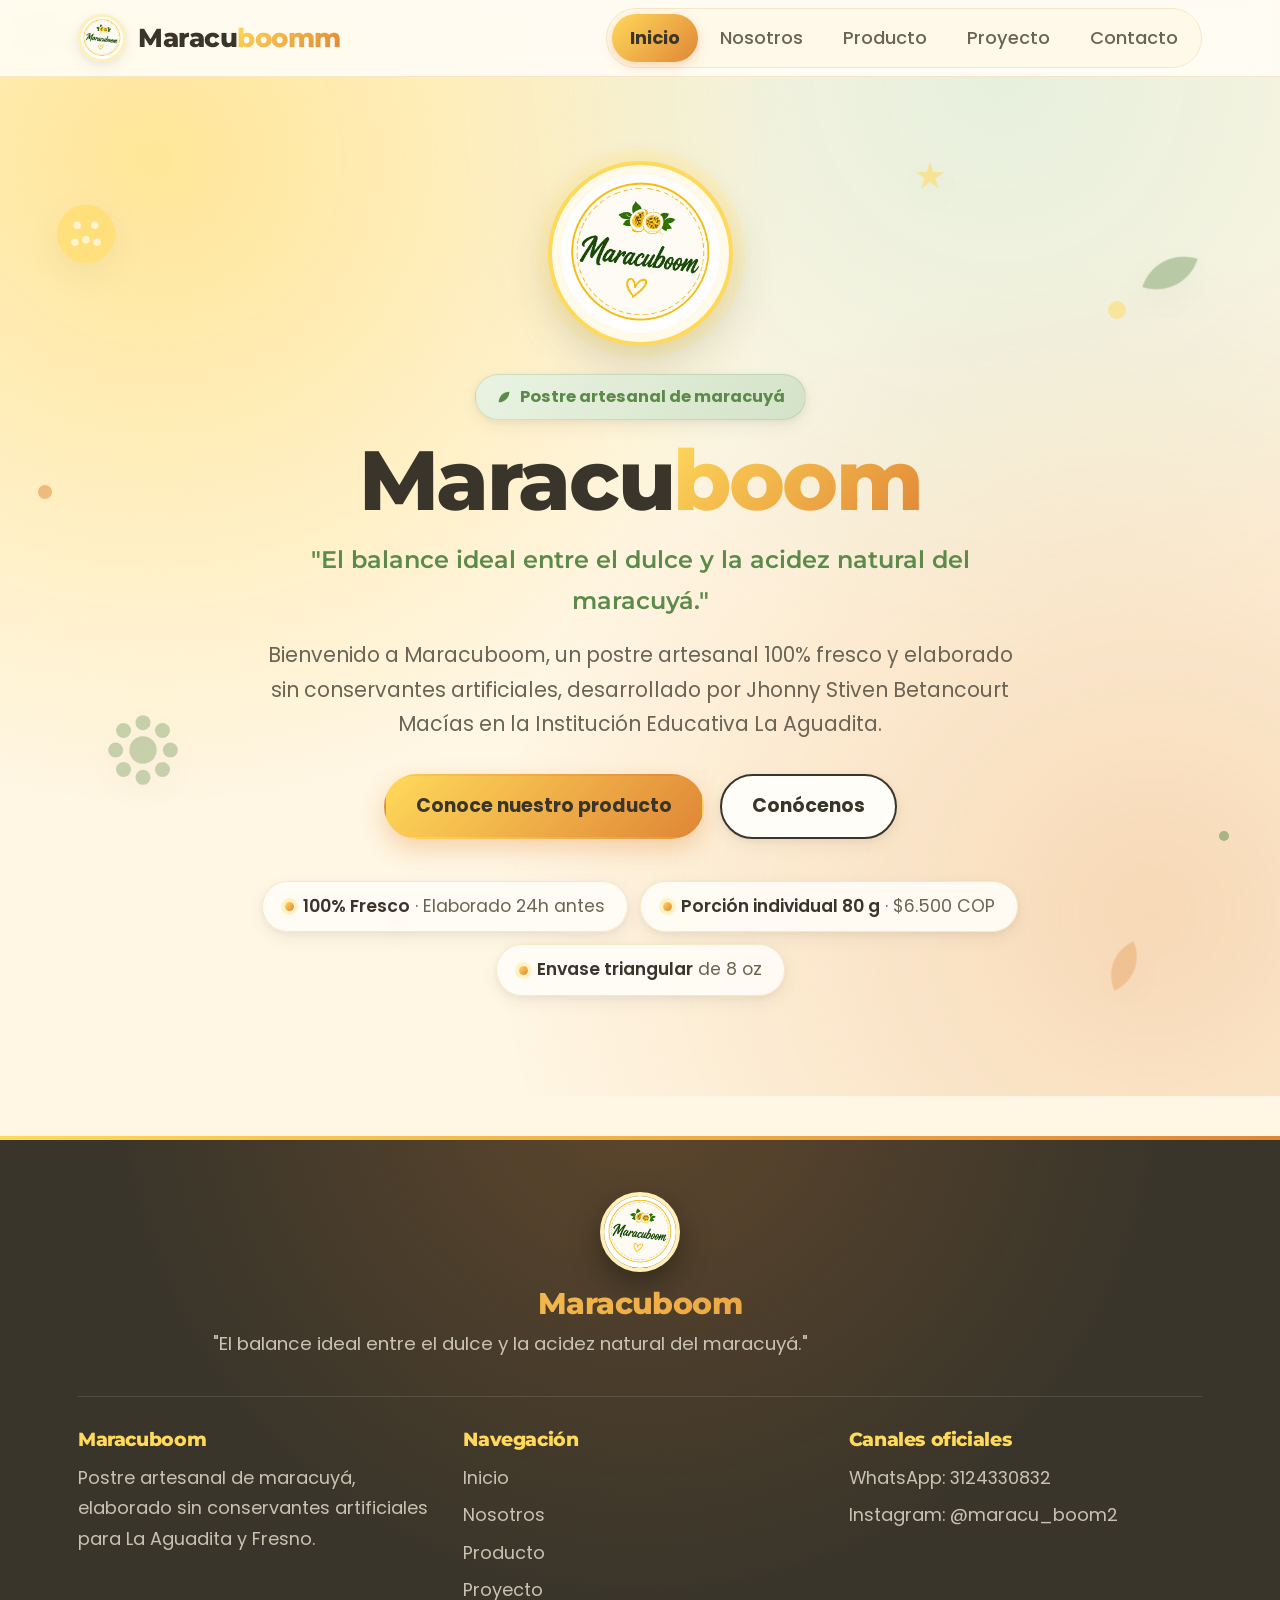
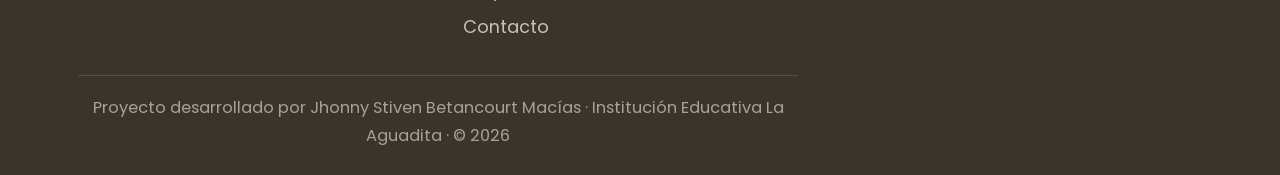
<file: index.html>
<!DOCTYPE html>
<html lang="es">

<head>
  <meta charset="UTF-8">
  <meta name="viewport" content="width=device-width, initial-scale=1.0">
  <title>Maracuboom | Postre artesanal de maracuyá</title>
  <meta name="description"
    content="Maracuboom: postre artesanal de maracuyá con balance ideal entre dulce y acidez, 100% fresco y sin conservantes artificiales.">

  <!--
    ============================================================
    RUTAS DE RECURSOS LOCALES
    ============================================================
    Este proyecto está configurado para ejecutarse 100% OFFLINE.
    - Estilos: ./css/styles.css
    - JavaScript: ./js/script.js
    - Imágenes: ./assets/images/
    - Videos: ./assets/videos/
    ============================================================
  -->
  <link rel="stylesheet" href="./css/styles.css">
  <link rel="icon" href="./assets/images/logo.png">
  <link rel="preconnect" href="https://fonts.googleapis.com">
  <link rel="preconnect" href="https://fonts.gstatic.com" crossorigin>
  <link href="https://fonts.googleapis.com/css2?family=Montserrat:wght@500;600;700;800&family=Poppins:wght@400;500;600;700&display=swap" rel="stylesheet">
</head>

<body>

  <!-- ============================================================ -->
  <!-- BARRA DE NAVEGACIÓN STICKY                                    -->
  <!-- ============================================================ -->
  <header class="navbar" id="navbar">
    <div class="navbar__inner">
      <a href="#inicio" class="navbar__brand" aria-label="Ir al inicio de Maracuboom">
        <!-- Logo local oficial de la marca -->
        <img src="./assets/images/logo.png" alt="Logo Maracuboom" class="navbar__logo-img">
        <span class="navbar__brand-text">Maracu<em>boomm</em></span>
      </a>

      <!-- Menú de navegación principal -->
      <nav class="navbar__nav" id="navMenu">
        <a href="#inicio" class="navbar__link is-active">Inicio</a>
        <a href="./nosotros.html#nosotros" class="navbar__link">Nosotros</a>
        <a href="./producto.html#producto" class="navbar__link">Producto</a>
        <a href="./proyecto.html#proyecto" class="navbar__link">Proyecto</a>
        <a href="./contacto.html#contacto" class="navbar__link">Contacto</a>
      </nav>

      <!-- Botón de menú móvil (Hamburguesa) -->
      <button class="navbar__toggle" id="navToggle" aria-label="Abrir menú de navegación" aria-expanded="false">
        <span></span>
        <span></span>
        <span></span>
      </button>
    </div>
  </header>

  <!-- ============================================================ -->
  <!-- PARTE 1 — INICIO (HERO SECTION)                               -->
  <!-- ============================================================ -->
  <section id="inicio" class="hero">
    <!-- Formas decorativas SVG integradas en código (Offline) -->
    <div class="hero__decor" aria-hidden="true">
      <!-- Fruto de maracuyá -->
      <svg class="hero__shape hero__shape--fruit" viewBox="0 0 24 24">
        <circle cx="12" cy="12" r="10" fill="currentColor" />
        <circle class="hero__seed" cx="9" cy="9" r="1.3" />
        <circle class="hero__seed" cx="15" cy="9" r="1.3" />
        <circle class="hero__seed" cx="12" cy="14" r="1.3" />
        <circle class="hero__seed" cx="8.2" cy="14.8" r="1.3" />
        <circle class="hero__seed" cx="15.8" cy="14.8" r="1.3" />
      </svg>
      <!-- Flor de maracuyá -->
      <svg class="hero__shape hero__shape--flower" viewBox="0 0 24 24" fill="currentColor">
        <circle cx="12" cy="12" r="4" />
        <circle cx="12" cy="4" r="2.2" />
        <circle cx="12" cy="20" r="2.2" />
        <circle cx="4" cy="12" r="2.2" />
        <circle cx="20" cy="12" r="2.2" />
        <circle cx="6.3" cy="6.3" r="2.2" />
        <circle cx="17.7" cy="6.3" r="2.2" />
        <circle cx="6.3" cy="17.7" r="2.2" />
        <circle cx="17.7" cy="17.7" r="2.2" />
      </svg>
      <!-- Hojas de maracuyá -->
      <svg class="hero__shape hero__shape--leaf1" viewBox="0 0 24 24" fill="currentColor">
        <path d="M20 4C11 4 4 11 4 20c9 0 16-7 16-16z" />
      </svg>
      <svg class="hero__shape hero__shape--leaf2" viewBox="0 0 24 24" fill="currentColor">
        <path d="M20 4C11 4 4 11 4 20c9 0 16-7 16-16z" />
      </svg>
      <!-- Estrellas doradas -->
      <svg class="hero__shape hero__shape--star1" viewBox="0 0 24 24" fill="currentColor">
        <path d="M12 2l2.4 7.2h7.6l-6.1 4.5 2.3 7.3-6.2-4.6-6.2 4.6 2.3-7.3-6.1-4.5h7.6z" />
      </svg>
      <svg class="hero__shape hero__shape--star2" viewBox="0 0 24 24" fill="currentColor">
        <path d="M12 2l2.4 7.2h7.6l-6.1 4.5 2.3 7.3-6.2-4.6-6.2 4.6 2.3-7.3-6.1-4.5h7.6z" />
      </svg>
      <!-- Puntos dorados y naranjas -->
      <span class="hero__dot hero__dot--1"></span>
      <span class="hero__dot hero__dot--2"></span>
      <span class="hero__dot hero__dot--3"></span>
    </div>

    <div class="container">
      <div class="hero__inner">
        <!-- Logo en el centro del index -->
        <div class="hero__logo-center reveal">
          <div class="hero__logo-frame">
            <img src="./assets/images/logo.png" alt="Logo oficial de Maracuboom" class="hero__logo-img">
          </div>
        </div>

        <!-- Contenido en la parte de abajo manteniendo la estética -->
        <div class="hero__content reveal">
          <div class="hero__brand-tag">
            <svg viewBox="0 0 24 24" aria-hidden="true">
              <path d="M20 4C11 4 4 11 4 20c9 0 16-7 16-16z" />
            </svg>
            <span>Postre artesanal de maracuyá</span>
          </div>

          <h1 class="hero__title">
            Maracu<span>boom</span>
          </h1>

          <p class="hero__slogan">
            "El balance ideal entre el dulce y la acidez natural del maracuyá."
          </p>

          <p class="hero__intro">
            Bienvenido a Maracuboom, un postre artesanal 100% fresco y elaborado sin conservantes
            artificiales, desarrollado por Jhonny Stiven Betancourt Macías en la Institución
            Educativa La Aguadita.
          </p>

          <div class="hero__actions">
            <a href="./producto.html#producto" class="btn btn--primary">Conoce nuestro producto</a>
            <a href="./nosotros.html#nosotros" class="btn btn--ghost">Conócenos</a>
          </div>

          <!-- Insignias destacadas en la parte inferior -->
          <div class="hero__badges-row">
            <div class="hero__badge-pill">
              <span class="hero__badge-dot"></span>
              <span><strong>100% Fresco</strong> · Elaborado 24h antes</span>
            </div>
            <div class="hero__badge-pill">
              <span class="hero__badge-dot"></span>
              <span><strong>Porción individual 80 g</strong> · $6.500 COP</span>
            </div>
            <div class="hero__badge-pill">
              <span class="hero__badge-dot"></span>
              <span><strong>Envase triangular</strong> de 8 oz</span>
            </div>
          </div>
        </div>
      </div>
    </div>
  </section>


  <!-- ============================================================ -->
  <!-- FOOTER                                                         -->
  <!-- ============================================================ -->
  <footer class="footer">
    <div class="container">
      <img src="./assets/images/logo.png" alt="Logo Maracuboom" class="footer__logo">
      <h3 class="footer__brand">Maracuboom</h3>
      <p class="footer__slogan">"El balance ideal entre el dulce y la acidez natural del maracuyá."</p>

      <div class="footer__grid">
        <div>
          <h4>Maracuboom</h4>
          <p>Postre artesanal de maracuyá, elaborado sin conservantes artificiales para La Aguadita y Fresno.</p>
        </div>
        <div>
          <h4>Navegación</h4>
          <ul>
            <li><a href="./index.html#inicio">Inicio</a></li>
            <li><a href="./nosotros.html#nosotros">Nosotros</a></li>
            <li><a href="./producto.html#producto">Producto</a></li>
            <li><a href="./proyecto.html#proyecto">Proyecto</a></li>
            <li><a href="./contacto.html#contacto">Contacto</a></li>
          </ul>
        </div>
        <div>
          <h4>Canales oficiales</h4>
          <ul>
            <li><a href="https://wa.me/573124330832" target="_blank" rel="noopener">WhatsApp: 3124330832</a></li>
            <li><a href="https://instagram.com/maracu_boom2" target="_blank" rel="noopener">Instagram: @maracu_boom2</a></li>
          </ul>
        </div>
      </div>

      <p class="footer__credits">
        Proyecto desarrollado por Jhonny Stiven Betancourt Macías · Institución Educativa La Aguadita · © <span id="year">2026</span>
      </p>
    </div>
  </footer>

  <!-- Script JavaScript vanilla local -->
  <script src="./js/script.js"></script>
</body>

</html>
</file>
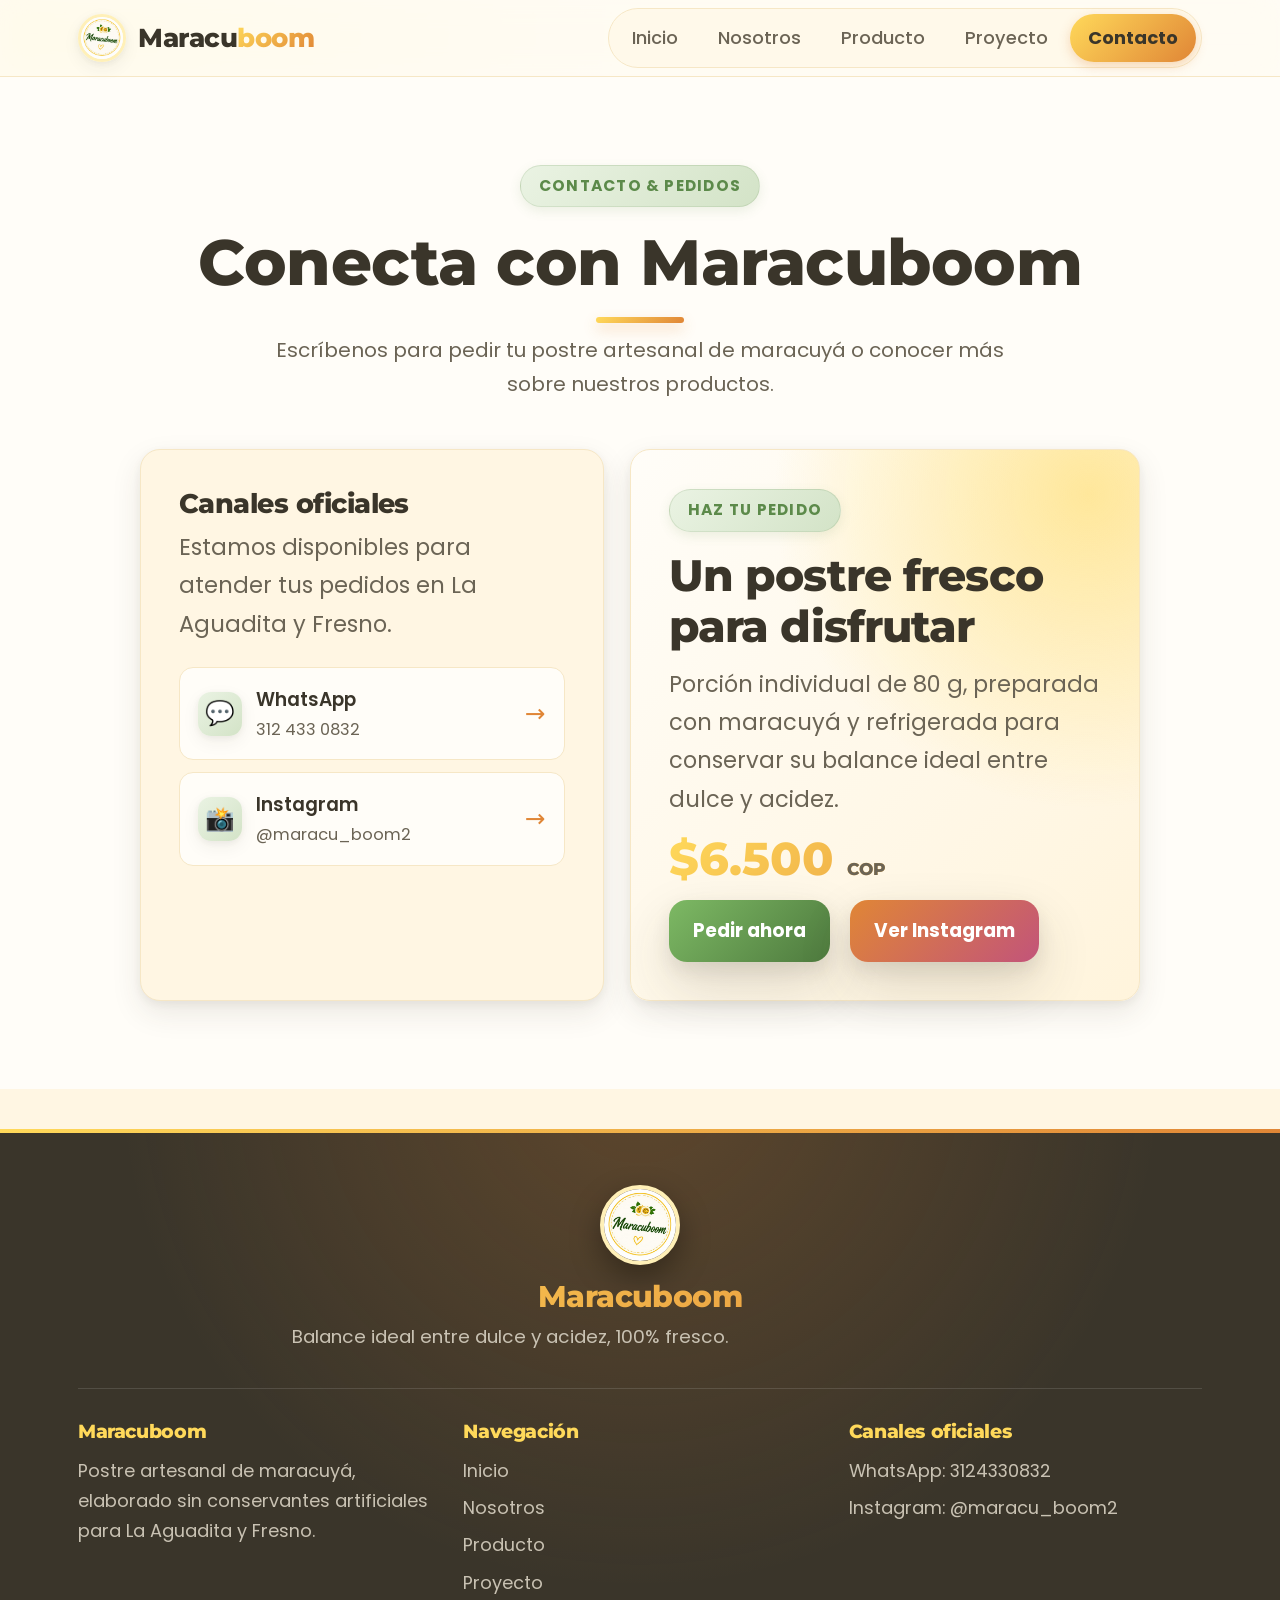
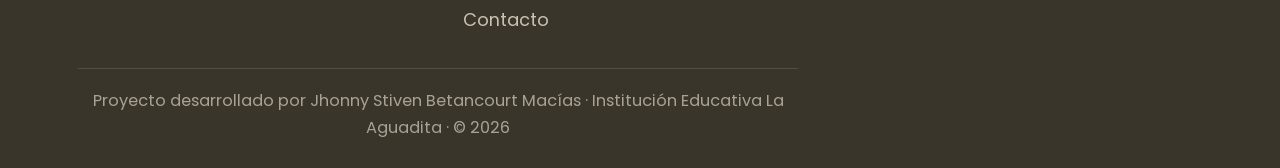
<file: contacto.html>
<!DOCTYPE html>
<html lang="es">

<head>
  <meta charset="UTF-8">
  <meta name="viewport" content="width=device-width, initial-scale=1.0">
  <title>Contacto | Maracuboom</title>
  <meta name="description"
    content="Haz tu pedido de Maracuboom en La Aguadita o Fresno por WhatsApp o Instagram.">

  <!--
    ============================================================
    RUTAS DE RECURSOS LOCALES
    - Estilos: ./css/styles.css
    - JavaScript: ./js/script.js
    - Imágenes: ./assets/images/
    - Videos: ./assets/videos/
    ============================================================
  -->
  <link rel="stylesheet" href="./css/styles.css">
  <link rel="icon" href="./assets/images/logo.png">
  <link rel="preconnect" href="https://fonts.googleapis.com">
  <link rel="preconnect" href="https://fonts.gstatic.com" crossorigin>
  <link href="https://fonts.googleapis.com/css2?family=Montserrat:wght@500;600;700;800&family=Poppins:wght@400;500;600;700&display=swap" rel="stylesheet">
</head>

<body>

  <!-- ============================================================ -->
  <!-- BARRA DE NAVEGACIÓN STICKY                                    -->
  <!-- ============================================================ -->
  <header class="navbar" id="navbar">
    <div class="navbar__inner">
      <a href="./index.html#inicio" class="navbar__brand" aria-label="Ir al inicio de Maracuboom">
        <img src="./assets/images/logo.png" alt="Logo Maracuboom" class="navbar__logo-img">
        <span class="navbar__brand-text">Maracu<em>boom</em></span>
      </a>

      <nav class="navbar__nav" id="navMenu">
        <a href="./index.html#inicio" class="navbar__link">Inicio</a>
        <a href="./nosotros.html#nosotros" class="navbar__link">Nosotros</a>
        <a href="./producto.html#producto" class="navbar__link">Producto</a>
        <a href="./proyecto.html#proyecto" class="navbar__link">Proyecto</a>
        <a href="./contacto.html#contacto" class="navbar__link is-active">Contacto</a>
      </nav>

      <button class="navbar__toggle" id="navToggle" aria-label="Abrir menú de navegación" aria-expanded="false">
        <span></span>
        <span></span>
        <span></span>
      </button>
    </div>
  </header>

  <!-- ============================================================ -->
  <!-- PARTE 1 — CONTACTO Y PEDIDOS                                  -->
  <!-- ============================================================ -->
  <section id="contacto" class="section section--white">
    <div class="container">
      <div class="section-header section-header--center">
        <p class="eyebrow">Contacto &amp; Pedidos</p>
        <h1 class="section-title">Conecta con Maracuboom</h1>
        <p class="section-lead">
          Escríbenos para pedir tu postre artesanal de maracuyá o conocer más sobre nuestros productos.
        </p>
      </div>

      <div class="contact-wrapper reveal">
        <div class="contact-info-box">
          <h2 class="contact-info-title">Canales oficiales</h2>
          <p class="contact-info-description">
            Estamos disponibles para atender tus pedidos en La Aguadita y Fresno.
          </p>

          <div class="social-list">
            <a class="social-item" href="https://wa.me/573124330832" target="_blank" rel="noopener">
              <span class="social-item__icon" aria-hidden="true">💬</span>
              <span>
                <strong>WhatsApp</strong>
                <small>312 433 0832</small>
              </span>
              <span class="social-item__arrow" aria-hidden="true">→</span>
            </a>
            <a class="social-item" href="https://instagram.com/maracu_boom2" target="_blank" rel="noopener">
              <span class="social-item__icon" aria-hidden="true">📸</span>
              <span>
                <strong>Instagram</strong>
                <small>@maracu_boom2</small>
              </span>
              <span class="social-item__arrow" aria-hidden="true">→</span>
            </a>
          </div>
        </div>

        <div class="contact-order-box">
          <p class="eyebrow">Haz tu pedido</p>
          <h2>Un postre fresco para disfrutar</h2>
          <p>
            Porción individual de 80 g, preparada con maracuyá y refrigerada para conservar
            su balance ideal entre dulce y acidez.
          </p>
          <p class="contact-order-box__price">$6.500 <small>COP</small></p>
          <div class="cta-grupo">
            <a href="https://wa.me/573124330832" target="_blank" rel="noopener" class="btn-whatsapp">Pedir ahora</a>
            <a href="https://instagram.com/maracu_boom2" target="_blank" rel="noopener" class="btn-instagram">Ver Instagram</a>
          </div>
        </div>
      </div>
    </div>
  </section>

  <!-- ============================================================ -->
  <!-- FOOTER                                                         -->
  <!-- ============================================================ -->
  <footer class="footer">
    <div class="container">
      <img src="./assets/images/logo.png" alt="Logo Maracuboom" class="footer__logo">
      <h3 class="footer__brand">Maracuboom</h3>
      <p class="footer__slogan">Balance ideal entre dulce y acidez, 100% fresco.</p>

      <div class="footer__grid">
        <div>
          <h4>Maracuboom</h4>
          <p>Postre artesanal de maracuyá, elaborado sin conservantes artificiales para La Aguadita y Fresno.</p>
        </div>
        <div>
          <h4>Navegación</h4>
          <ul>
            <li><a href="./index.html#inicio">Inicio</a></li>
            <li><a href="./nosotros.html#nosotros">Nosotros</a></li>
            <li><a href="./producto.html#producto">Producto</a></li>
            <li><a href="./proyecto.html#proyecto">Proyecto</a></li>
            <li><a href="./contacto.html#contacto">Contacto</a></li>
          </ul>
        </div>
        <div>
          <h4>Canales oficiales</h4>
          <ul>
            <li><a href="https://wa.me/573124330832" target="_blank" rel="noopener">WhatsApp: 3124330832</a></li>
            <li><a href="https://instagram.com/maracu_boom2" target="_blank" rel="noopener">Instagram: @maracu_boom2</a></li>
          </ul>
        </div>
      </div>

      <p class="footer__credits">
        Proyecto desarrollado por Jhonny Stiven Betancourt Macías · Institución Educativa La Aguadita · © <span id="year">2026</span>
      </p>
    </div>
  </footer>

  <!-- Script JavaScript vanilla local -->
  <script src="./js/script.js"></script>
</body>

</html>
</file>
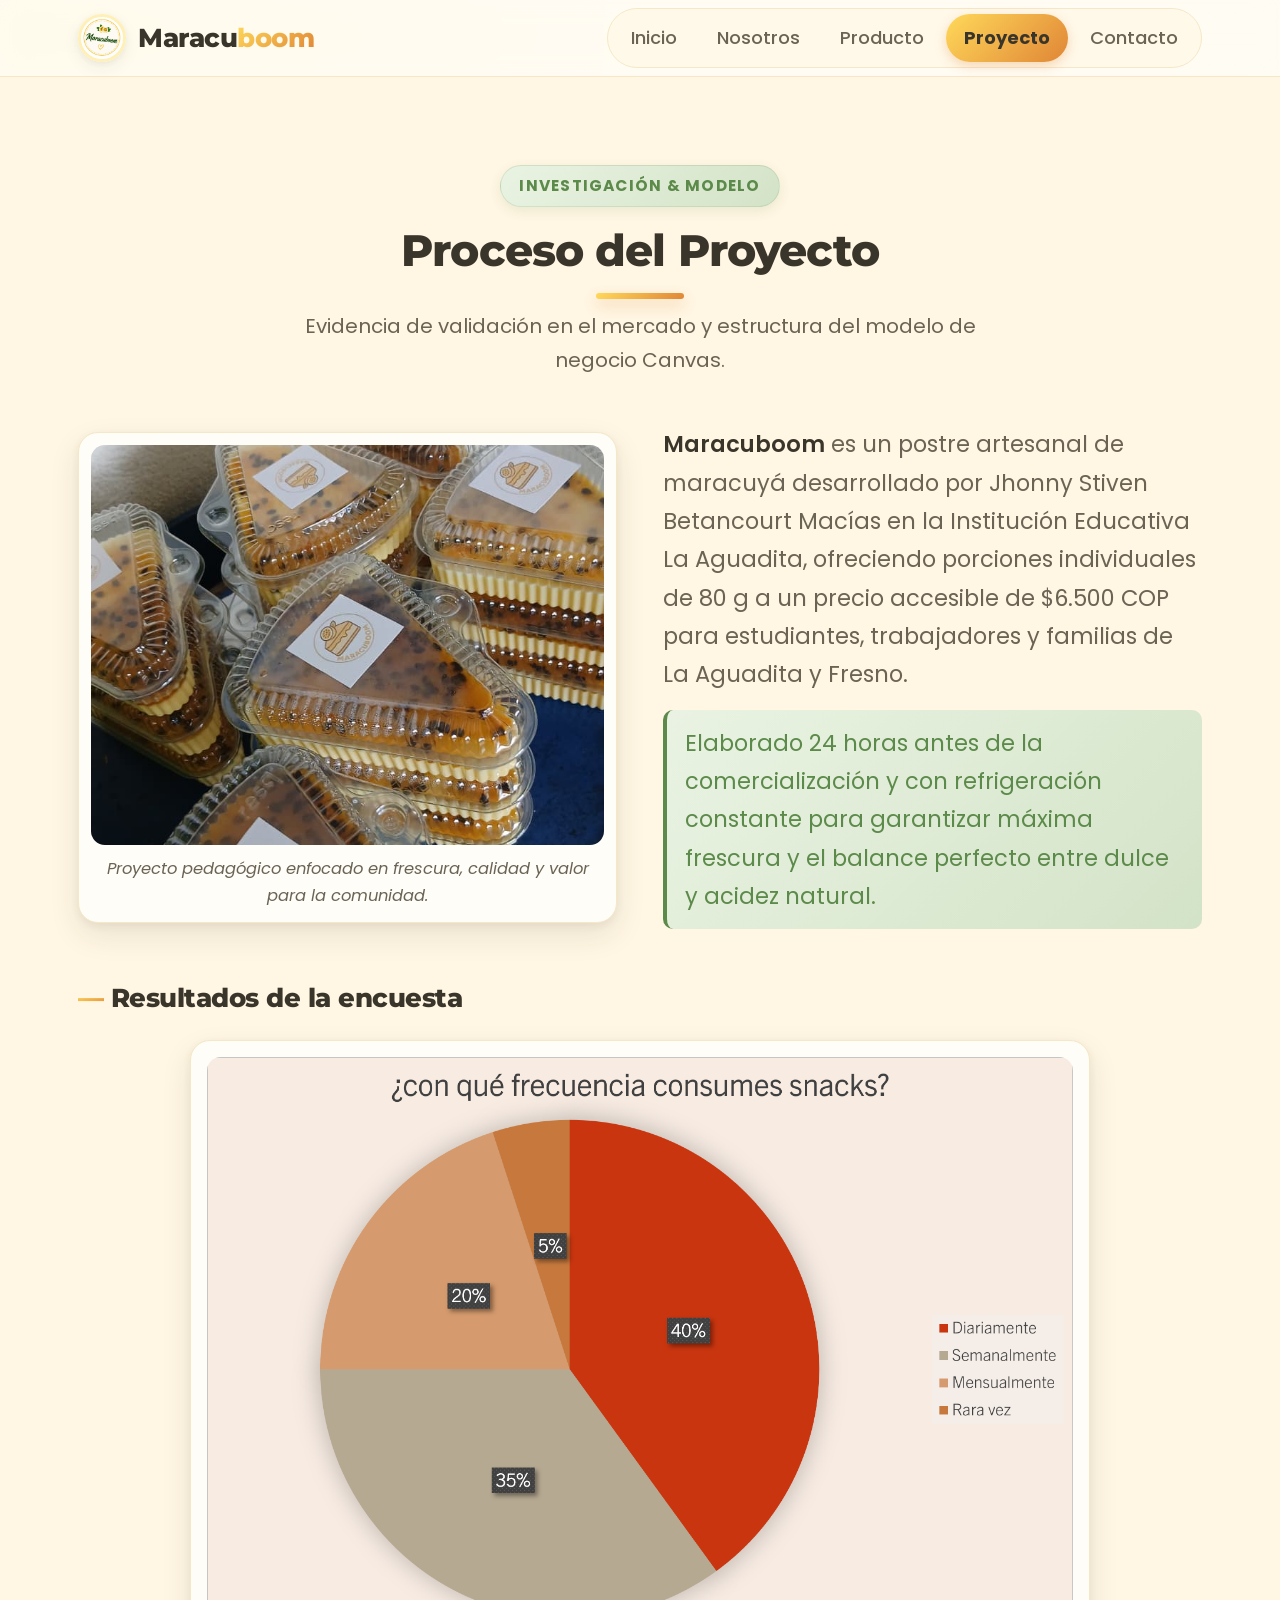
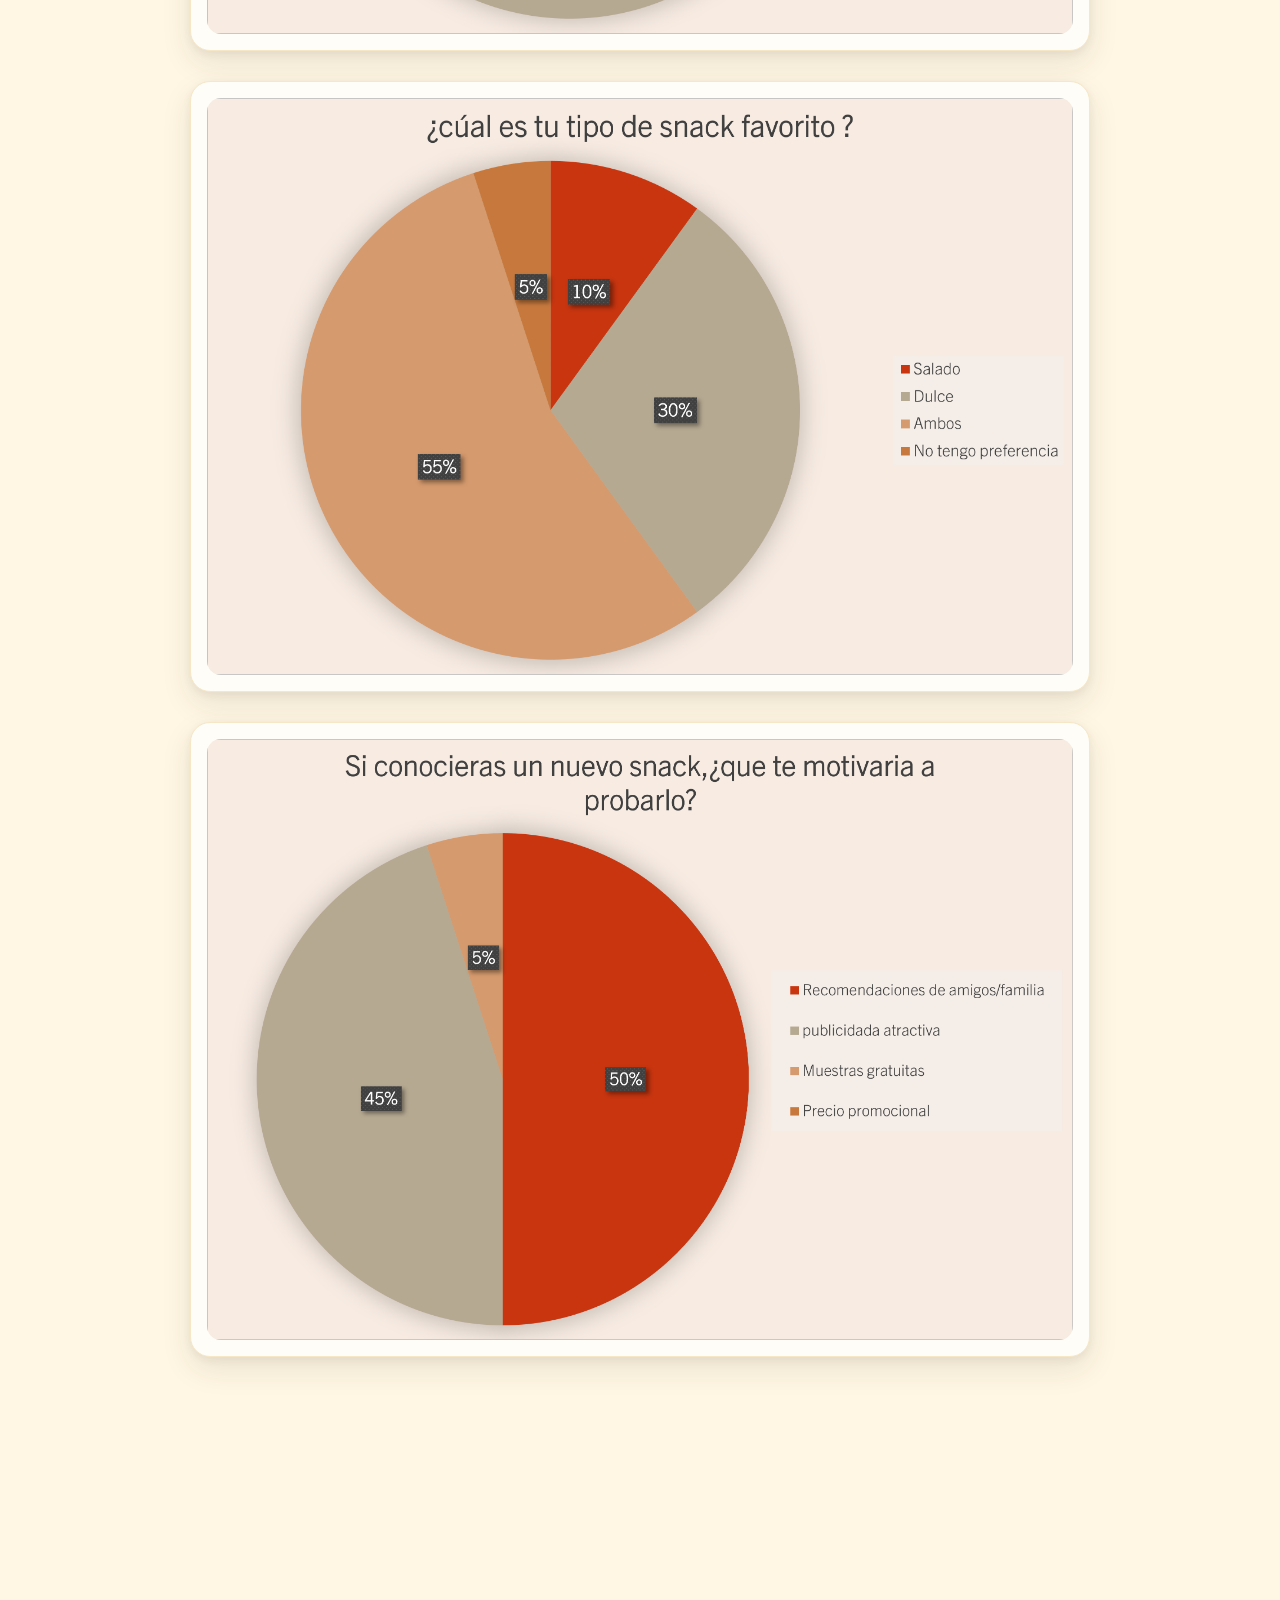
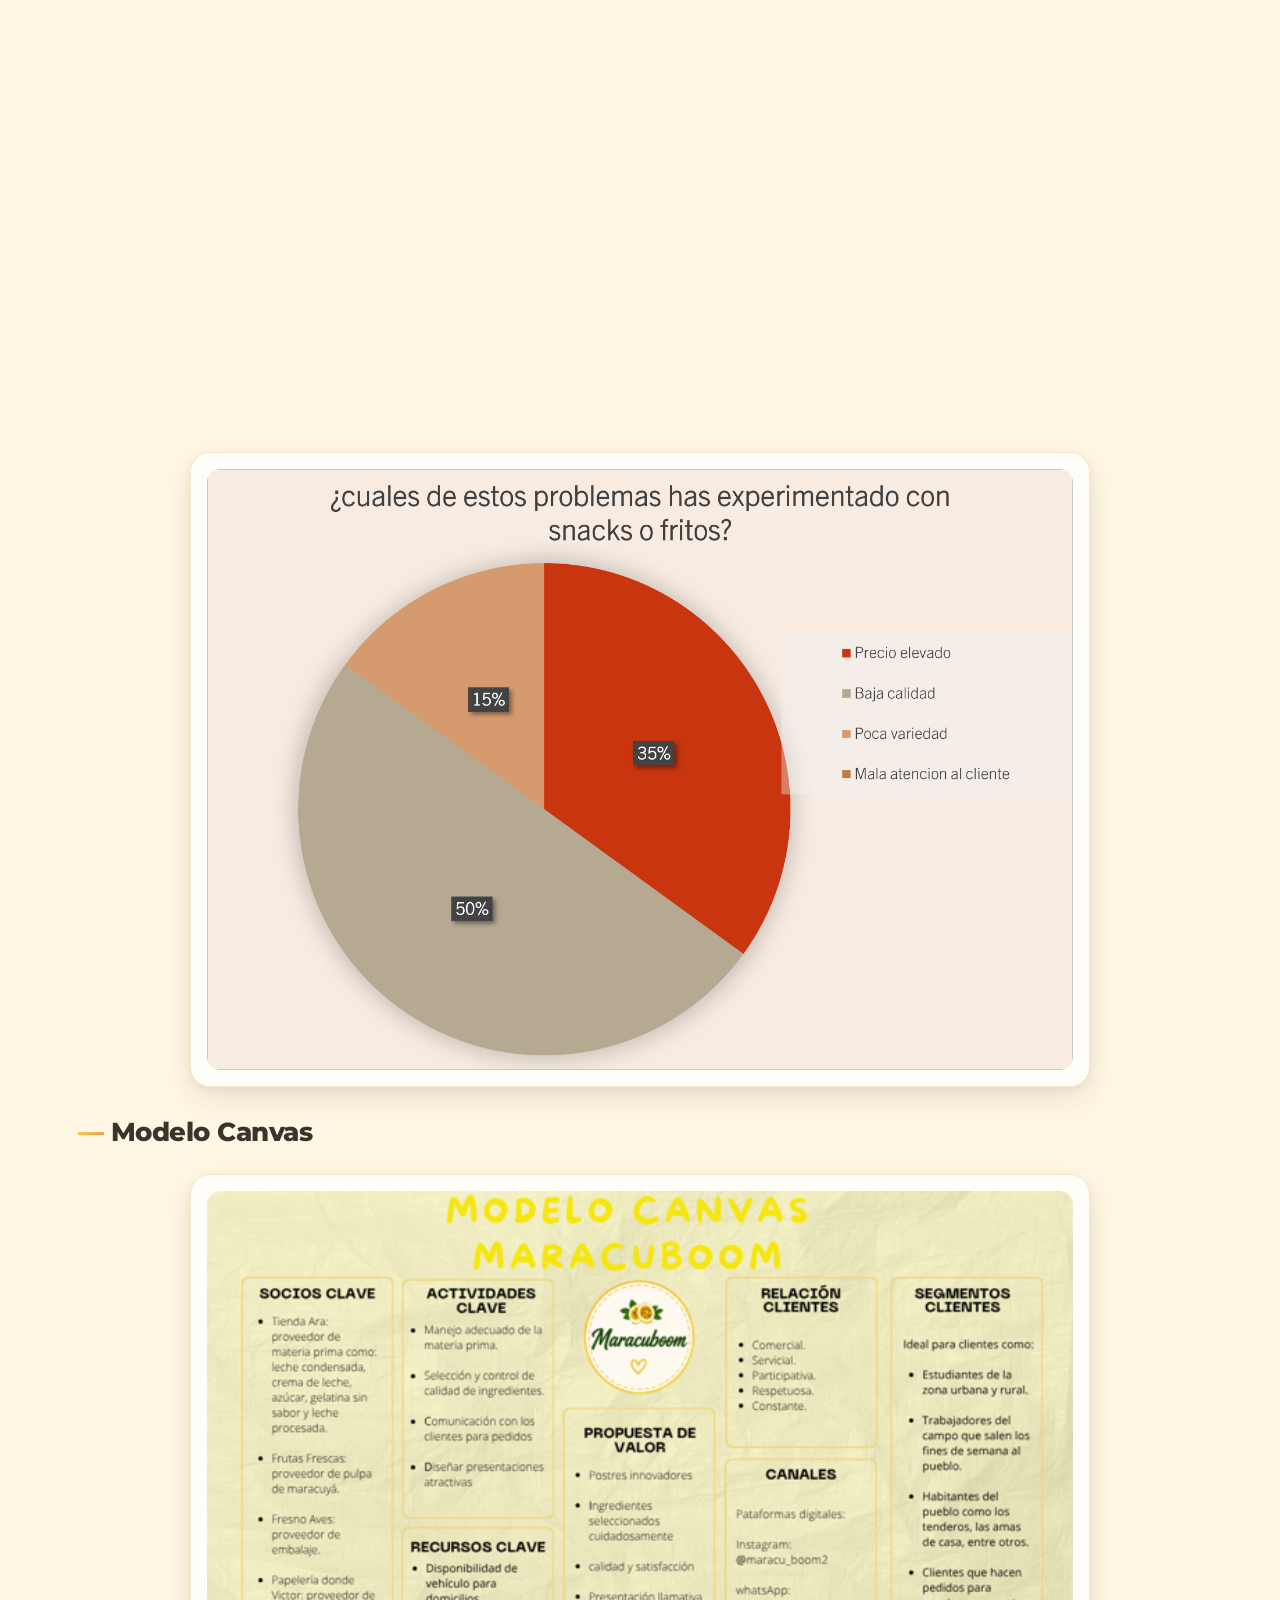
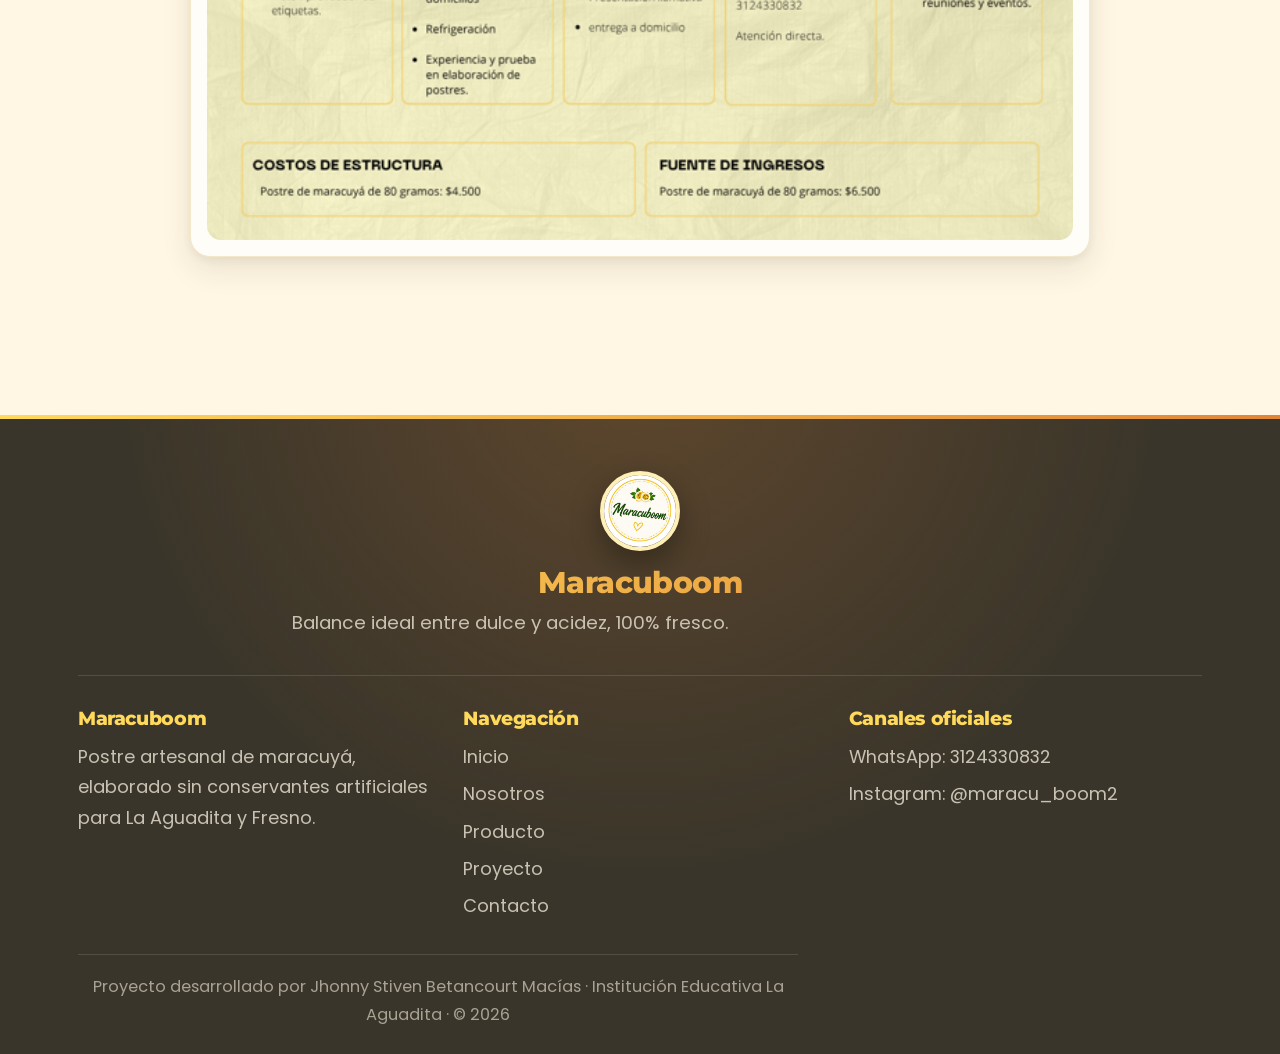
<file: proyecto.html>
<!DOCTYPE html>
<html lang="es">

<head>
  <meta charset="UTF-8">
  <meta name="viewport" content="width=device-width, initial-scale=1.0">
  <title>Proyecto | Maracuboom</title>
  <meta name="description"
    content="Proyecto Maracuboom: puntos de dolor del mercado, soluciones y modelo Canvas basado en la información original del proyecto.">

  <!--
    ============================================================
    RUTAS DE RECURSOS LOCALES
    - Estilos: ./css/styles.css
    - JavaScript: ./js/script.js
    - Imágenes: ./assets/images/
    - Videos: ./assets/videos/
    ============================================================
  -->
  <link rel="stylesheet" href="./css/styles.css">
  <link rel="icon" href="./assets/images/logo.png">
  <link rel="preconnect" href="https://fonts.googleapis.com">
  <link rel="preconnect" href="https://fonts.gstatic.com" crossorigin>
  <link href="https://fonts.googleapis.com/css2?family=Montserrat:wght@500;600;700;800&family=Poppins:wght@400;500;600;700&display=swap" rel="stylesheet">
</head>

<body>

  <!-- ============================================================ -->
  <!-- BARRA DE NAVEGACIÓN STICKY                                    -->
  <!-- ============================================================ -->
  <header class="navbar" id="navbar">
    <div class="navbar__inner">
      <a href="./index.html#inicio" class="navbar__brand" aria-label="Ir al inicio de Maracuboom">
        <img src="./assets/images/logo.png" alt="Logo Maracuboom" class="navbar__logo-img">
        <span class="navbar__brand-text">Maracu<em>boom</em></span>
      </a>

      <nav class="navbar__nav" id="navMenu">
        <a href="./index.html#inicio" class="navbar__link">Inicio</a>
        <a href="./nosotros.html#nosotros" class="navbar__link">Nosotros</a>
        <a href="./producto.html#producto" class="navbar__link">Producto</a>
        <a href="./proyecto.html#proyecto" class="navbar__link is-active">Proyecto</a>
        <a href="./contacto.html#contacto" class="navbar__link">Contacto</a>
      </nav>

      <button class="navbar__toggle" id="navToggle" aria-label="Abrir menú de navegación" aria-expanded="false">
        <span></span>
        <span></span>
        <span></span>
      </button>
    </div>
  </header>

  <!-- ============================================================ -->
  <!-- PARTE 1 — PROCESO DEL PROYECTO (INVESTIGACIÓN & MODELO)       -->
  <!-- ============================================================ -->
  <section id="proyecto" class="section section--cream">
    <div class="container">
      <div class="section-header section-header--center">
        <p class="eyebrow">Investigación & Modelo</p>
        <h2 class="section-title">Proceso del Proyecto</h2>
        <p class="section-lead">Evidencia de validación en el mercado y estructura del modelo de negocio Canvas.</p>
      </div>

      <!-- Resumen introductorio del proyecto -->
      <div class="grid-texto-imagen" style="margin-bottom: 54px;">
        <figure class="marco marco--alto reveal">
          <img src="./assets/images/5jhonny .jpeg" alt="Foto del proyecto Maracuboom en la Institución Educativa La Aguadita">
          <figcaption class="pie-imagen">Proyecto pedagógico enfocado en frescura, calidad y valor para la comunidad.</figcaption>
        </figure>
        <div class="reveal">
          <p>
            <strong>Maracuboom</strong> es un postre artesanal de maracuyá desarrollado por Jhonny Stiven Betancourt Macías
            en la Institución Educativa La Aguadita, ofreciendo porciones individuales de 80 g a un precio accesible de
            $6.500 COP para estudiantes, trabajadores y familias de La Aguadita y Fresno.
          </p>
          <p class="card__text card__text--highlight" style="margin-top:16px;">
            Elaborado 24 horas antes de la comercialización y con refrigeración constante para garantizar máxima frescura
            y el balance perfecto entre dulce y acidez natural.
          </p>
        </div>
      </div>

      <!-- A. Encuesta (20 personas) -->
      <h3 class="section-subtitle">Resultados de la encuesta</h3>

      <div class="costs-table-showcase reveal">
        <div class="costs-table-showcase__frame">
          <img src="./img/grafica 1.png"
            alt="Resultados de la encuesta de mercado de Maracuboom: Gráfica 1"
            class="costs-table-showcase__img">
        </div>
      </div>

      <div class="costs-table-showcase reveal">
        <div class="costs-table-showcase__frame">
          <img src="./img/grafica 2.png"
            alt="Resultados de la encuesta de mercado de Maracuboom: Gráfica 2"
            class="costs-table-showcase__img">
        </div>
      </div>

      <div class="costs-table-showcase reveal">
        <div class="costs-table-showcase__frame">
          <img src="./img/grafica 3.png"
            alt="Resultados de la encuesta de mercado de Maracuboom: Gráfica 3"
            class="costs-table-showcase__img">
        </div>
      </div>

      <div class="costs-table-showcase reveal">
        <div class="costs-table-showcase__frame">
          <img src="./img/grafica 4.png"
            alt="Resultados de la encuesta de mercado de Maracuboom: Gráfica 4"
            class="costs-table-showcase__img">
        </div>
      </div>

      <div class="costs-table-showcase reveal">
        <div class="costs-table-showcase__frame">
          <img src="./img/grafica 5.png"
            alt="Resultados de la encuesta de mercado de Maracuboom: Gráfica 5"
            class="costs-table-showcase__img">
        </div>
      </div>


      <!-- C. Modelo Canvas -->
      <h3 class="section-subtitle">Modelo Canvas</h3>

      <div class="costs-table-showcase reveal">
        <div class="costs-table-showcase__frame">
          <img src="./assets/images/modelo canva.png"
            alt="Estructura del modelo de negocio Canvas de Maracuboom"
            class="costs-table-showcase__img">
        </div>
      </div>

    </div>
  </section>

  <!-- ============================================================ -->
  <!-- FOOTER                                                         -->
  <!-- ============================================================ -->
  <footer class="footer">
    <div class="container">
      <img src="./assets/images/logo.png" alt="Logo Maracuboom" class="footer__logo">
      <h3 class="footer__brand">Maracuboom</h3>
      <p class="footer__slogan">Balance ideal entre dulce y acidez, 100% fresco.</p>

      <div class="footer__grid">
        <div>
          <h4>Maracuboom</h4>
          <p>Postre artesanal de maracuyá, elaborado sin conservantes artificiales para La Aguadita y Fresno.</p>
        </div>
        <div>
          <h4>Navegación</h4>
          <ul>
            <li><a href="./index.html#inicio">Inicio</a></li>
            <li><a href="./nosotros.html#nosotros">Nosotros</a></li>
            <li><a href="./producto.html#producto">Producto</a></li>
            <li><a href="./proyecto.html#proyecto">Proyecto</a></li>
            <li><a href="./contacto.html#contacto">Contacto</a></li>
          </ul>
        </div>
        <div>
          <h4>Canales oficiales</h4>
          <ul>
            <li><a href="https://wa.me/573124330832" target="_blank" rel="noopener">WhatsApp: 3124330832</a></li>
            <li><a href="https://instagram.com/maracu_boom2" target="_blank" rel="noopener">Instagram: @maracu_boom2</a></li>
          </ul>
        </div>
      </div>

      <p class="footer__credits">
        Proyecto desarrollado por Jhonny Stiven Betancourt Macías · Institución Educativa La Aguadita · © <span id="year">2026</span>
      </p>
    </div>
  </footer>

  <!-- Script JavaScript vanilla local -->
  <script src="./js/script.js"></script>
</body>

</html>
</file>
<file: css/styles.css>
/* ============================================================
   MARACUBOOM — Hoja de estilos global
   Postre artesanal de maracuyá
   Paleta pastel: crema, amarillo, blanco cálido,
   acentos en verde hoja suave y naranja cálido.
   ============================================================ */

/* ----- 1. Variables ----- */
:root {
  --crema:          #FFF6E3;
  --crema-oscura:   #F6E7C6;
  --amarillo:       #FFD95A;
  --amarillo-claro: #FFF0B8;
  --blanco-calido:  #FFFDF8;
  --verde:          #5C8A4A;
  --verde-claro:    #E4EFDC;
  --naranja:        #E08636;
  --naranja-osc:    #C4651B;
  --tinta:          #3A352A;
  --tinta-suave:    #6B6455;

  /* Degradados de marca */
  --grad-calido: linear-gradient(135deg, #FFD95A 0%, #E08636 100%);
  --grad-verde:  linear-gradient(135deg, #7DB964 0%, #4E7A3E 100%);
  --grad-suave:  linear-gradient(135deg, #FFFDF8 0%, #FFF4DC 100%);
  --grad-hoja:   linear-gradient(135deg, #EAF3E3 0%, #D3E3C7 100%);

  --radio:       20px;
  --radio-sm:    14px;
  --radio-lg:    28px;
  --sombra-sm:   0 2px 6px rgba(58, 53, 42, .06), 0 6px 18px rgba(58, 53, 42, .06);
  --sombra:      0 3px 8px rgba(58, 53, 42, .06), 0 12px 30px rgba(58, 53, 42, .10);
  --sombra-alta: 0 8px 18px rgba(58, 53, 42, .10), 0 24px 54px rgba(58, 53, 42, .16);
  --ancho:       1180px;
  --transicion:  .28s cubic-bezier(.34, 1.2, .64, 1);
}

/* ----- 2. Reset ----- */
* { margin: 0; padding: 0; box-sizing: border-box; }

html {
  scroll-behavior: smooth;
  scroll-padding-top: 92px; /* evita que el navbar tape los anclajes */
  font-size: 118.75%; /* ~19px base: letra ampliada para legibilidad en TV */
}

body {
  font-family: 'Poppins', system-ui, -apple-system, 'Segoe UI', sans-serif;
  color: var(--tinta);
  line-height: 1.7;
  font-size: 1.1875rem;
  -webkit-font-smoothing: antialiased;
  text-rendering: optimizeLegibility;
  background-color: var(--crema);
  background-image:
    radial-gradient(circle at 0% 0%, rgba(255, 217, 90, .22), transparent 42%),
    radial-gradient(circle at 100% 100%, rgba(224, 134, 54, .12), transparent 46%),
    radial-gradient(rgba(92, 138, 74, .09) 1.2px, transparent 1.2px);
  background-size: auto, auto, 26px 26px;
  background-attachment: fixed;
}

img, video { max-width: 100%; display: block; }

a { color: inherit; text-decoration: none; }

em { font-style: normal; }

::selection { background: var(--amarillo); color: var(--tinta); }

/* Barra de desplazamiento personalizada */
::-webkit-scrollbar { width: 12px; }
::-webkit-scrollbar-track { background: var(--crema); }
::-webkit-scrollbar-thumb {
  background: var(--crema-oscura);
  border: 3px solid var(--crema);
  border-radius: 99px;
}
::-webkit-scrollbar-thumb:hover { background: var(--naranja); }

/* ----- 3. Tipografía ----- */
h1, h2, h3, h4 {
  font-family: 'Montserrat', 'Poppins', sans-serif;
  line-height: 1.18;
  color: var(--tinta);
  font-weight: 800;
  letter-spacing: -.02em;
  text-wrap: balance;
}

h1 { font-size: clamp(2.1rem, 5vw, 3.4rem); letter-spacing: -.5px; }
h2 { font-size: clamp(1.6rem, 3.4vw, 2.35rem); }
h3 { font-size: 1.18rem; }

p { max-width: 72ch; color: var(--tinta-suave); }

strong { color: var(--tinta); font-weight: 600; }

:focus-visible { outline: 3px solid var(--naranja); outline-offset: 3px; border-radius: 6px; }

/* ============================================================
   NAVBAR (menú de navegación global, sticky)
   ============================================================ */
.navbar {
  position: sticky;
  top: 0;
  z-index: 50;
  background: rgba(255, 253, 248, .82);
  backdrop-filter: blur(14px) saturate(140%);
  -webkit-backdrop-filter: blur(14px) saturate(140%);
  border-bottom: 1px solid var(--crema-oscura);
  transition: box-shadow var(--transicion), background var(--transicion);
}

.navbar.is-scrolled {
  box-shadow: var(--sombra);
  background: rgba(255, 253, 248, .95);
}

.navbar__inner {
  max-width: var(--ancho);
  margin: 0 auto;
  padding: 0 28px;
  display: flex;
  align-items: center;
  justify-content: space-between;
  gap: 16px;
  min-height: 76px;
}

.navbar__brand {
  display: inline-flex;
  align-items: center;
  gap: 12px;
  font-family: 'Montserrat', sans-serif;
  font-weight: 800;
  font-size: 1.35rem;
  letter-spacing: -.5px;
  transition: transform var(--transicion);
}

.navbar__brand:hover { transform: translateY(-1px); }

.navbar__brand-text em {
  background: var(--grad-calido);
  -webkit-background-clip: text;
  background-clip: text;
  -webkit-text-fill-color: transparent;
  color: var(--naranja);
}

/* Logo redondo en el header */
.navbar__logo-img {
  width: 48px;
  height: 48px;
  border-radius: 50%;
  object-fit: cover;
  border: 3px solid var(--amarillo-claro);
  box-shadow: var(--sombra-sm);
  transition: transform var(--transicion), box-shadow var(--transicion);
}

.navbar__brand:hover .navbar__logo-img {
  transform: rotate(-6deg) scale(1.05);
  box-shadow: 0 0 0 5px rgba(255, 217, 90, .35);
}

.navbar__nav {
  display: flex;
  align-items: center;
  gap: 4px;
  background: rgba(255, 246, 227, .55);
  border: 1px solid var(--crema-oscura);
  padding: 5px;
  border-radius: 99px;
}

.navbar__link {
  display: block;
  padding: 9px 18px;
  border-radius: 99px;
  font-size: .95rem;
  font-weight: 500;
  color: var(--tinta-suave);
  transition: background var(--transicion), color var(--transicion), transform var(--transicion);
}

.navbar__link:hover,
.navbar__link:focus-visible {
  background: var(--amarillo-claro);
  color: var(--tinta);
  transform: translateY(-1px);
}

/* Enlace de la página activa */
.navbar__link.is-active {
  background: var(--grad-calido);
  color: var(--tinta);
  font-weight: 700;
  box-shadow: 0 4px 12px rgba(224, 134, 54, .30);
}

/* Botón hamburguesa (3 líneas), solo visible en móvil */
.navbar__toggle {
  display: none;
  background: var(--amarillo-claro);
  border: 1px solid var(--crema-oscura);
  border-radius: var(--radio-sm);
  padding: 10px 12px;
  cursor: pointer;
  width: 46px;
  height: 46px;
  flex-direction: column;
  align-items: center;
  justify-content: center;
  gap: 5px;
}

.navbar__toggle span {
  display: block;
  width: 22px;
  height: 3px;
  border-radius: 99px;
  background: var(--tinta);
  transition: transform var(--transicion), opacity var(--transicion);
}

/* Icono X cuando el menú está abierto */
.navbar__toggle.is-active span:nth-child(1) { transform: translateY(8px) rotate(45deg); }
.navbar__toggle.is-active span:nth-child(2) { opacity: 0; }
.navbar__toggle.is-active span:nth-child(3) { transform: translateY(-8px) rotate(-45deg); }

/* ============================================================
   CONTENEDOR Y SECCIONES
   ============================================================ */
.container {
  width: 100%;
  max-width: var(--ancho);
  margin: 0 auto;
  padding: 0 28px;
}

.section { padding: 88px 0; position: relative; }
.section--white { background: var(--blanco-calido); }
.section--cream { background: var(--crema); }

/* Separación sutil entre secciones de distinto fondo */
.section--white + .section--cream,
.section--cream + .section--white { border-top: 1px solid rgba(246, 231, 198, .6); }

.section-header { margin-bottom: 48px; }

.section-header--center {
  text-align: center;
  display: grid;
  justify-items: center;
}

.section-title { margin-bottom: 10px; }

/* Línea decorativa bajo los títulos */
.section-title::after {
  content: "";
  display: block;
  width: 88px;
  height: 6px;
  margin-top: 16px;
  border-radius: 99px;
  background: var(--grad-calido);
  box-shadow: 0 6px 14px rgba(224, 134, 54, .30);
}

.section-header--center .section-title::after { margin-inline: auto; }

.section-lead {
  margin-bottom: 0;
  max-width: 62ch;
  font-size: 1.06rem;
}

.section-header--center .section-lead { margin-inline: auto; }

.section-subtitle {
  font-family: 'Montserrat', sans-serif;
  font-weight: 800;
  font-size: 1.35rem;
  color: var(--tinta);
  margin: 10px 0 26px;
  letter-spacing: -.02em;
}

.section-subtitle::before {
  content: "— ";
  background: var(--grad-calido);
  -webkit-background-clip: text;
  background-clip: text;
  -webkit-text-fill-color: transparent;
  color: var(--naranja);
}

/* ----- 4. Etiqueta "eyebrow" ----- */
.eyebrow {
  display: inline-block;
  background: var(--grad-hoja);
  color: var(--verde);
  font-size: .82rem;
  font-weight: 700;
  letter-spacing: .08em;
  text-transform: uppercase;
  padding: 7px 18px;
  border-radius: 99px;
  margin-bottom: 18px;
  border: 1px solid rgba(92, 138, 74, .16);
  box-shadow: 0 4px 12px rgba(92, 138, 74, .12);
}

/* ============================================================
   HERO (portada)
   ============================================================ */
.hero {
  position: relative;
  overflow: hidden;
  background:
    radial-gradient(circle at 12% 8%, rgba(255, 217, 90, .55), transparent 44%),
    radial-gradient(circle at 90% 82%, rgba(224, 134, 54, .26), transparent 46%),
    radial-gradient(circle at 78% 0%, rgba(228, 239, 220, .9), transparent 40%),
    var(--crema);
  padding: 84px 0 100px;
}

/* Formas decorativas SVG integradas en código (offline) */
.hero__decor {
  position: absolute;
  inset: 0;
  pointer-events: none;
  z-index: 0;
}

.hero__shape {
  position: absolute;
  opacity: .55;
  filter: drop-shadow(0 10px 18px rgba(58, 53, 42, .12));
  animation: flota 7s ease-in-out infinite;
}

.hero__shape--fruit { top: 12%; left: 4%; width: 70px; color: var(--amarillo); animation-delay: 0s; }
.hero__shape--flower { top: 62%; left: 8%; width: 82px; color: var(--verde); opacity: .34; animation-delay: 1.2s; }
.hero__shape--leaf1 { top: 16%; right: 6%; width: 66px; color: var(--verde); opacity: .38; transform: rotate(18deg); animation-delay: .6s; }
.hero__shape--leaf2 { bottom: 10%; right: 10%; width: 56px; color: var(--naranja); opacity: .30; transform: rotate(-24deg); animation-delay: 1.8s; }
.hero__shape--star1 { top: 8%; right: 26%; width: 34px; color: var(--amarillo); animation-delay: .9s; }
.hero__shape--star2 { bottom: 16%; left: 30%; width: 26px; color: var(--naranja); opacity: .5; animation-delay: 2.2s; }

.hero__seed { fill: var(--blanco-calido); }

.hero__dot { position: absolute; border-radius: 50%; opacity: .5; animation: flota 6s ease-in-out infinite; }
.hero__dot--1 { top: 40%; left: 3%; width: 14px; height: 14px; background: var(--naranja); }
.hero__dot--2 { top: 74%; right: 4%; width: 10px; height: 10px; background: var(--verde); animation-delay: 1s; }
.hero__dot--3 { top: 22%; right: 12%; width: 18px; height: 18px; background: var(--amarillo); animation-delay: 1.6s; }

@keyframes flota {
  0%, 100% { transform: translateY(0); }
  50%      { transform: translateY(-16px); }
}

.hero .container { position: relative; z-index: 1; }

.hero__inner {
  display: flex;
  flex-direction: column;
  align-items: center;
  text-align: center;
  max-width: 880px;
  margin: 0 auto;
}

/* Logo destacado en el centro del Hero */
.hero__logo-center {
  margin-bottom: 28px;
  display: flex;
  justify-content: center;
  position: relative;
}

.hero__logo-frame {
  width: 185px;
  height: 185px;
  border-radius: 50%;
  background: var(--blanco-calido);
  padding: 9px;
  border: 4px solid var(--amarillo);
  box-shadow: 0 18px 44px rgba(58, 53, 42, .16), 0 0 0 12px rgba(255, 240, 184, .55);
  display: flex;
  align-items: center;
  justify-content: center;
  transition: transform .45s cubic-bezier(.34, 1.56, .64, 1), box-shadow .45s ease;
  position: relative;
  z-index: 1;
}

.hero__logo-frame::after {
  content: "";
  position: absolute;
  inset: -26px;
  border-radius: 50%;
  background: radial-gradient(circle, rgba(255, 217, 90, .38), transparent 68%);
  z-index: -1;
  animation: pulso 4s ease-in-out infinite;
}

@keyframes pulso {
  0%, 100% { transform: scale(1); opacity: .9; }
  50%      { transform: scale(1.08); opacity: .6; }
}

.hero__logo-frame:hover {
  transform: scale(1.06) rotate(3deg);
  box-shadow: 0 24px 56px rgba(224, 134, 54, .30), 0 0 0 16px rgba(255, 217, 90, .45);
}

.hero__logo-img {
  width: 100%;
  height: 100%;
  border-radius: 50%;
  object-fit: cover;
  display: block;
}

.hero__content {
  display: flex;
  flex-direction: column;
  align-items: center;
  text-align: center;
  width: 100%;
}

.hero__brand-tag {
  display: inline-flex;
  align-items: center;
  gap: 8px;
  background: var(--grad-hoja);
  color: var(--verde);
  font-size: .86rem;
  font-weight: 700;
  padding: 8px 20px;
  border-radius: 99px;
  margin-bottom: 18px;
  border: 1px solid rgba(92, 138, 74, .18);
  box-shadow: var(--sombra-sm);
}

.hero__brand-tag svg { width: 16px; height: 16px; fill: var(--verde); }

.hero__title {
  font-size: clamp(2.6rem, 7vw, 4.4rem);
  line-height: 1.02;
  margin-bottom: 16px;
  letter-spacing: -.03em;
}

.hero__title span {
  background: var(--grad-calido);
  -webkit-background-clip: text;
  background-clip: text;
  -webkit-text-fill-color: transparent;
  color: var(--naranja);
}

.hero__slogan {
  font-family: 'Montserrat', sans-serif;
  font-weight: 600;
  font-size: 1.28rem;
  color: var(--verde);
  margin-bottom: 16px;
  max-width: 46ch;
  margin-inline: auto;
}

.hero__intro {
  font-size: 1.08rem;
  margin-bottom: 32px;
  max-width: 64ch;
  margin-inline: auto;
}

.hero__actions {
  display: flex;
  flex-wrap: wrap;
  justify-content: center;
  gap: 16px;
  margin-bottom: 32px;
}

/* Badges e información de producto en la parte de abajo */
.hero__badges-row {
  display: flex;
  flex-wrap: wrap;
  justify-content: center;
  gap: 12px;
  margin-top: 10px;
}

.hero__badge-pill {
  display: inline-flex;
  align-items: center;
  gap: 9px;
  background: rgba(255, 253, 248, .9);
  backdrop-filter: blur(6px);
  border: 1px solid var(--crema-oscura);
  padding: 10px 22px;
  border-radius: 99px;
  font-size: .92rem;
  color: var(--tinta-suave);
  box-shadow: var(--sombra-sm);
  transition: transform var(--transicion), box-shadow var(--transicion), border-color var(--transicion);
}

.hero__badge-pill:hover {
  transform: translateY(-3px);
  box-shadow: var(--sombra);
  color: var(--tinta);
  border-color: var(--amarillo);
}

.hero__badge-dot {
  width: 9px;
  height: 9px;
  border-radius: 50%;
  background: var(--grad-calido);
  flex-shrink: 0;
  box-shadow: 0 0 0 4px rgba(255, 217, 90, .30);
}

/* ----- 5. Franja de precio / presentación ----- */
.price-strip {
  display: grid;
  grid-template-columns: repeat(3, 1fr);
  gap: 16px;
  margin-top: 30px;
}

.price-strip__item {
  display: grid;
  gap: 2px;
  background: var(--grad-suave);
  border: 1px solid var(--crema-oscura);
  border-radius: var(--radio-sm);
  padding: 20px 16px;
  text-align: center;
  box-shadow: var(--sombra-sm);
  transition: transform var(--transicion), box-shadow var(--transicion);
}

.price-strip__item:hover { transform: translateY(-4px); box-shadow: var(--sombra); }

.price-strip__num {
  font-family: 'Montserrat', sans-serif;
  font-size: 1.7rem;
  font-weight: 800;
  background: var(--grad-calido);
  -webkit-background-clip: text;
  background-clip: text;
  -webkit-text-fill-color: transparent;
  color: var(--naranja);
  line-height: 1.1;
}

.price-strip__label {
  font-size: .84rem;
  color: var(--tinta-suave);
}

/* ============================================================
   REJILLAS REUTILIZABLES
   ============================================================ */
.grid-2 { display: grid; grid-template-columns: repeat(2, 1fr); gap: 26px; }
.grid-3 { display: grid; grid-template-columns: repeat(3, 1fr); gap: 26px; }
.grid-4 { display: grid; grid-template-columns: repeat(4, 1fr); gap: 22px; }

.grid-texto-imagen {
  display: grid;
  grid-template-columns: 1fr 1fr;
  gap: 46px;
  align-items: center;
}

.grid-tarjetas-nosotros { display: grid; gap: 22px; }

/* ============================================================
   TARJETAS (cards)
   ============================================================ */
.card {
  position: relative;
  background: var(--blanco-calido);
  border: 1px solid var(--crema-oscura);
  border-radius: var(--radio);
  padding: 30px;
  box-shadow: var(--sombra);
  transition: transform var(--transicion), box-shadow var(--transicion), border-color var(--transicion);
}

.card::before {
  content: "";
  position: absolute;
  inset: 0 0 auto 0;
  height: 4px;
  border-radius: var(--radio) var(--radio) 0 0;
  background: var(--grad-calido);
  opacity: 0;
  transition: opacity var(--transicion);
}

.card:hover {
  transform: translateY(-5px);
  box-shadow: var(--sombra-alta);
  border-color: rgba(224, 134, 54, .35);
}

.card:hover::before { opacity: 1; }

.card--cream { background: var(--crema); }
.card--amarilla { background: var(--amarillo-claro); border-color: #F2DE9A; }

.card h3 { margin-bottom: 10px; }
.card p { margin-bottom: 8px; }

.card__icon {
  display: inline-grid;
  place-items: center;
  width: 52px;
  height: 52px;
  border-radius: 16px;
  background: var(--grad-hoja);
  color: var(--verde);
  font-size: 1.45rem;
  margin-bottom: 14px;
  box-shadow: var(--sombra-sm);
}

.card__text { color: var(--tinta-suave); }

.card__text--highlight {
  color: var(--verde);
  background: var(--grad-hoja);
  border-left: 4px solid var(--verde);
  padding: 14px 18px;
  border-radius: 10px;
}

/* ----- Contacto y pedidos ----- */
.contact-wrapper {
  display: grid;
  grid-template-columns: 1fr 1.1fr;
  gap: 26px;
  align-items: stretch;
  max-width: 1000px;
  margin: 0 auto;
}

.contact-info-box,
.contact-order-box {
  border-radius: var(--radio);
  padding: 38px;
  box-shadow: var(--sombra);
}

.contact-info-box {
  background: var(--crema);
  border: 1px solid var(--crema-oscura);
}

.contact-info-title {
  margin-bottom: 8px;
  font-size: 1.4rem;
}

.contact-info-description {
  margin-bottom: 24px;
}

.social-list {
  display: grid;
  gap: 12px;
}

.social-item {
  display: flex;
  align-items: center;
  gap: 14px;
  padding: 16px 18px;
  background: var(--blanco-calido);
  border: 1px solid var(--crema-oscura);
  border-radius: var(--radio-sm);
  transition: transform var(--transicion), border-color var(--transicion), box-shadow var(--transicion);
}

.social-item:hover {
  transform: translateY(-3px);
  border-color: var(--amarillo);
  box-shadow: var(--sombra);
}

.social-item__icon {
  display: grid;
  place-items: center;
  width: 44px;
  height: 44px;
  flex-shrink: 0;
  border-radius: 13px;
  background: var(--grad-hoja);
  font-size: 1.25rem;
  box-shadow: var(--sombra-sm);
}

.social-item strong,
.social-item small {
  display: block;
}

.social-item strong {
  color: var(--tinta);
  font-size: .98rem;
}

.social-item small {
  color: var(--tinta-suave);
  font-size: .86rem;
}

.social-item__arrow {
  margin-left: auto;
  color: var(--naranja);
  font-size: 1.3rem;
  transition: transform var(--transicion);
}

.social-item:hover .social-item__arrow { transform: translateX(5px); }

.contact-order-box {
  background:
    radial-gradient(circle at 90% 8%, rgba(255, 217, 90, .55), transparent 46%),
    var(--grad-suave);
  border: 1px solid var(--crema-oscura);
}

.contact-order-box h2 {
  margin-bottom: 12px;
}

.contact-order-box > p:not(.eyebrow) {
  margin-bottom: 16px;
}

.contact-order-box__price {
  background: var(--grad-calido);
  -webkit-background-clip: text;
  background-clip: text;
  -webkit-text-fill-color: transparent;
  color: var(--naranja);
  font-family: 'Montserrat', sans-serif;
  font-size: 2.4rem;
  font-weight: 800;
  line-height: 1.1;
  margin-bottom: 26px;
}

.contact-order-box__price small {
  font-size: .9rem;
  color: var(--tinta-suave);
  -webkit-text-fill-color: var(--tinta-suave);
}

.contact-order-box .cta-grupo {
  justify-content: flex-start;
}

.contact-order-box .btn-whatsapp,
.contact-order-box .btn-instagram {
  padding: 15px 24px;
  font-size: .98rem;
}

/* ----- 6. Marco de imagen pastel ----- */
.marco {
  background: var(--blanco-calido);
  padding: 12px;
  border-radius: var(--radio);
  border: 1px solid var(--crema-oscura);
  box-shadow: var(--sombra);
  overflow: hidden;
  transition: box-shadow var(--transicion), transform var(--transicion);
}

.marco:hover { box-shadow: var(--sombra-alta); transform: translateY(-4px); }

.marco img {
  width: 100%;
  height: 100%;
  object-fit: cover;
  border-radius: var(--radio-sm);
  transition: transform .5s ease;
}

.marco:hover img { transform: scale(1.04); }

.marco--alto img { height: 400px; }

/* ============================================================
   ESTILOS ESPECÍFICOS — SECCIÓN NOSOTROS (OBJETIVOS, M/V, VALORES)
   ============================================================ */
.grid--2 { display: grid; grid-template-columns: repeat(2, 1fr); gap: 24px; }
.grid--3 { display: grid; grid-template-columns: repeat(3, 1fr); gap: 24px; }
.grid--4 { display: grid; grid-template-columns: repeat(4, 1fr); gap: 22px; }
.grid--mv { margin: 28px 0 36px; }

/* A. Card Ancha — Objetivo General */
.card--wide {
  background: var(--blanco-calido);
  border: 1px solid var(--crema-oscura);
  border-left: 6px solid var(--naranja);
  border-radius: var(--radio);
  padding: 32px 36px;
  box-shadow: var(--sombra);
  margin-bottom: 38px;
  transition: transform var(--transicion), box-shadow var(--transicion);
}

.card--wide:hover {
  transform: translateY(-4px);
  box-shadow: var(--sombra-alta);
}

.card__title {
  font-family: 'Montserrat', sans-serif;
  font-weight: 800;
  font-size: 1.38rem;
  color: var(--tinta);
  margin-bottom: 12px;
  letter-spacing: -.02em;
}

.card__title--sm {
  font-size: 1.12rem;
  margin-bottom: 8px;
}

/* B. Cards Numeradas — Objetivos Específicos */
.card--numbered {
  position: relative;
  background: var(--blanco-calido);
  border: 1px solid var(--crema-oscura);
  border-radius: var(--radio);
  padding: 28px 24px;
  box-shadow: var(--sombra);
  display: flex;
  flex-direction: column;
  transition: transform var(--transicion), box-shadow var(--transicion), border-color var(--transicion);
  margin-bottom: 36px;
}

.card--numbered:hover {
  transform: translateY(-5px);
  box-shadow: var(--sombra-alta);
  border-color: var(--naranja);
}

.card__number {
  font-family: 'Montserrat', sans-serif;
  font-weight: 800;
  font-size: 1.65rem;
  background: var(--grad-calido);
  -webkit-background-clip: text;
  background-clip: text;
  -webkit-text-fill-color: transparent;
  color: var(--naranja);
  line-height: 1;
  display: inline-block;
}

.card--numbered .card__number {
  background: rgba(224, 134, 54, .12);
  -webkit-text-fill-color: initial;
  color: var(--naranja);
  padding: 6px 14px;
  border-radius: 99px;
  width: fit-content;
  font-size: 1.35rem;
}

/* C & D. Cards Misión y Visión */
.card--mission-vision {
  background: var(--blanco-calido);
  border: 1px solid var(--crema-oscura);
  border-top: 5px solid var(--amarillo);
  border-radius: var(--radio);
  padding: 34px;
  box-shadow: var(--sombra);
  transition: transform var(--transicion), box-shadow var(--transicion);
}

.card--mission-vision::before { display: none; }

.card--mission-vision.card--vision {
  border-top-color: var(--verde);
}

.card--mission-vision:hover {
  transform: translateY(-4px);
  box-shadow: var(--sombra-alta);
}

/* Badges temáticos para tarjetas */
.card__badge {
  display: inline-block;
  font-size: .78rem;
  font-weight: 800;
  text-transform: uppercase;
  letter-spacing: 1px;
  padding: 5px 15px;
  border-radius: 99px;
  margin-bottom: 14px;
}

.card__badge--orange { background: rgba(224, 134, 54, 0.15); color: var(--naranja-osc); }
.card__badge--green  { background: var(--verde-claro); color: var(--verde); }
.card__badge--gold   { background: var(--amarillo-claro); color: #8A6800; }

/* Banner destacado para Objetivo General */
.obj-general-card {
  position: relative;
  overflow: hidden;
  background: linear-gradient(135deg, var(--blanco-calido) 0%, #FFFBF2 100%);
  border: 1.5px solid var(--crema-oscura);
  border-left: 6px solid var(--naranja);
  border-radius: var(--radio);
  padding: 34px 38px;
  box-shadow: var(--sombra);
  margin-bottom: 34px;
  transition: transform var(--transicion), box-shadow var(--transicion);
}

.obj-general-card::after {
  content: "";
  position: absolute;
  top: -60px;
  right: -60px;
  width: 200px;
  height: 200px;
  border-radius: 50%;
  background: radial-gradient(circle, rgba(255, 217, 90, .40), transparent 70%);
  pointer-events: none;
}

.obj-general-card:hover {
  transform: translateY(-4px);
  box-shadow: var(--sombra-alta);
}

.obj-general-header {
  display: flex;
  align-items: center;
  gap: 14px;
  margin-bottom: 12px;
}

.obj-general-icon {
  width: 50px;
  height: 50px;
  border-radius: 14px;
  background: var(--grad-calido);
  display: grid;
  place-items: center;
  flex-shrink: 0;
  box-shadow: 0 8px 20px rgba(224, 134, 54, .30);
}

.obj-general-icon svg {
  width: 24px;
  height: 24px;
  fill: var(--blanco-calido);
}

.obj-metrics {
  display: flex;
  flex-wrap: wrap;
  gap: 10px;
  margin-top: 18px;
  padding-top: 16px;
  border-top: 1px dashed var(--crema-oscura);
}

.obj-metric-pill {
  display: inline-flex;
  align-items: center;
  gap: 8px;
  background: var(--blanco-calido);
  border: 1px solid var(--crema-oscura);
  padding: 7px 15px;
  border-radius: 99px;
  font-size: .86rem;
  font-weight: 600;
  color: var(--tinta-suave);
  box-shadow: var(--sombra-sm);
}

.obj-metric-pill strong { color: var(--tinta); }

/* Card numerada con header icon */
.card--numbered .card__header-top {
  display: flex;
  justify-content: space-between;
  align-items: center;
  margin-bottom: 14px;
}

.card--numbered .card__icon-sm {
  width: 40px;
  height: 40px;
  border-radius: 12px;
  background: var(--crema);
  display: grid;
  place-items: center;
}

.card--numbered .card__icon-sm svg {
  width: 20px;
  height: 20px;
  fill: var(--naranja);
}

.card--numbered h4 {
  font-size: 1.08rem;
  font-weight: 800;
  margin-bottom: 8px;
  color: var(--tinta);
}

/* Franja con foto real del autor / taller */
.nosotros-taller {
  display: grid;
  grid-template-columns: 0.95fr 1.05fr;
  gap: 40px;
  align-items: center;
  background: var(--grad-suave);
  border: 1px solid var(--crema-oscura);
  border-radius: var(--radio);
  padding: 34px;
  box-shadow: var(--sombra);
}

.nosotros-taller__img {
  width: 100%;
  height: 330px;
  object-fit: cover;
  border-radius: var(--radio-sm);
}

.card__header-icon {
  width: 56px;
  height: 56px;
  border-radius: 16px;
  background: var(--amarillo-claro);
  display: grid;
  place-items: center;
  margin-bottom: 18px;
  transition: transform var(--transicion);
  box-shadow: var(--sombra-sm);
}

.card--mission-vision:hover .card__header-icon { transform: rotate(-6deg) scale(1.05); }

.card--vision .card__header-icon {
  background: var(--verde-claro);
}

.card__header-icon svg {
  width: 28px;
  height: 28px;
  fill: none;
  stroke: var(--naranja);
  stroke-width: 2;
  stroke-linecap: round;
  stroke-linejoin: round;
}

.card--vision .card__header-icon svg {
  stroke: var(--verde);
}

/* E. Cards Valores Corporativos */
.card--value {
  background: var(--blanco-calido);
  border: 1px solid var(--crema-oscura);
  border-radius: var(--radio);
  padding: 28px 22px;
  box-shadow: var(--sombra);
  text-align: center;
  display: flex;
  flex-direction: column;
  align-items: center;
  transition: transform var(--transicion), box-shadow var(--transicion), border-color var(--transicion);
}

.card--value::before { display: none; }

.card--value:hover {
  transform: translateY(-6px);
  box-shadow: var(--sombra-alta);
  border-color: var(--amarillo);
}

.card__value-icon {
  width: 58px;
  height: 58px;
  border-radius: 50%;
  background: var(--grad-hoja);
  border: 1px solid var(--crema-oscura);
  display: grid;
  place-items: center;
  margin-bottom: 16px;
  transition: transform var(--transicion);
}

.card--value:hover .card__value-icon { transform: scale(1.08) rotate(6deg); }

.card__value-icon svg {
  width: 26px;
  height: 26px;
  fill: var(--amarillo);
  stroke: var(--naranja);
  stroke-width: 1.2px;
}

/* F. Storytelling */
.storytelling {
  display: grid;
  grid-template-columns: 1.08fr 0.92fr;
  gap: 40px;
  align-items: center;
  background: var(--grad-suave);
  border: 1px solid var(--crema-oscura);
  border-radius: var(--radio);
  padding: 38px;
  box-shadow: var(--sombra);
  margin-top: 48px;
}

.storytelling__title {
  font-family: 'Montserrat', sans-serif;
  font-size: 1.6rem;
  font-weight: 800;
  margin-bottom: 14px;
  color: var(--tinta);
}

.storytelling__text {
  display: flex;
  flex-direction: column;
  align-items: flex-start;
}

.storytelling__quote {
  font-style: italic;
  font-weight: 600;
  color: var(--naranja-osc);
  background: var(--crema);
  border-left: 4px solid var(--naranja);
  padding: 16px 20px;
  border-radius: 0 14px 14px 0;
  margin-top: 18px;
}

.storytelling__video-wrapper {
  position: relative;
  border-radius: var(--radio-sm);
  overflow: hidden;
  background: #111;
  box-shadow: var(--sombra-alta);
}

.storytelling__video {
  width: 100%;
  height: auto;
  display: block;
  border-radius: var(--radio-sm);
}

.video-placeholder { display: none; }

.pie-imagen {
  font-size: .86rem;
  color: var(--tinta-suave);
  text-align: center;
  padding-top: 10px;
  font-style: italic;
}

/* ============================================================
   PRODUCTO — showcase y galería
   ============================================================ */
.product-showcase {
  display: grid;
  grid-template-columns: 1.1fr .9fr;
  gap: 46px;
  align-items: center;
  margin-bottom: 56px;
}

.product-gallery {
  display: grid;
  grid-template-columns: 1.2fr 1fr;
  gap: 18px;
}

.product-gallery__main-wrap,
.product-gallery__secondary-wrap {
  background: var(--blanco-calido);
  padding: 12px;
  border-radius: var(--radio);
  border: 1px solid var(--crema-oscura);
  box-shadow: var(--sombra);
  overflow: hidden;
  transition: box-shadow var(--transicion), transform var(--transicion);
}

.product-gallery__main-wrap:hover,
.product-gallery__secondary-wrap:hover {
  transform: translateY(-5px);
  box-shadow: var(--sombra-alta);
}

.product-gallery__main,
.product-gallery__secondary {
  width: 100%;
  object-fit: cover;
  border-radius: var(--radio-sm);
  transition: transform .5s ease;
}

.product-gallery__main-wrap:hover .product-gallery__main,
.product-gallery__secondary-wrap:hover .product-gallery__secondary { transform: scale(1.05); }

.product-gallery__main { height: 440px; }
.product-gallery__secondary { height: 210px; }

.product-badges {
  display: flex;
  flex-wrap: wrap;
  gap: 10px;
  margin-bottom: 16px;
}

.badge {
  display: inline-block;
  font-size: .82rem;
  font-weight: 700;
  padding: 7px 16px;
  border-radius: 99px;
  letter-spacing: .2px;
  box-shadow: var(--sombra-sm);
}

.badge--rojo   { background: #FBE3D0; color: #B4542A; }
.badge--dorado { background: var(--grad-calido); color: var(--tinta); }
.badge--cafe   { background: var(--grad-hoja); color: var(--verde); }

.product-showcase__title {
  font-size: clamp(1.5rem, 3vw, 2rem);
  margin-bottom: 12px;
}

.product-showcase__content {
  display: flex;
  flex-direction: column;
}

/* ----- 7. Marcos para imágenes de contenido (ficha, costos, proceso, gráficas) ----- */
.proceso-showcase,
.costs-table-showcase {
  margin-bottom: 30px;
}

.proceso-showcase__frame,
.costs-table-showcase__frame {
  background: var(--blanco-calido);
  padding: 16px;
  border-radius: var(--radio);
  border: 1px solid var(--crema-oscura);
  box-shadow: var(--sombra);
  max-width: 900px;
  margin: 0 auto;
  overflow: hidden;
  transition: transform var(--transicion), box-shadow var(--transicion);
}

.costs-table-showcase__frame:hover,
.proceso-showcase__frame:hover {
  box-shadow: var(--sombra-alta);
  transform: translateY(-4px);
}

.proceso-showcase__img,
.costs-table-showcase__img {
  width: 100%;
  height: auto;
  border-radius: var(--radio-sm);
  display: block;
  transition: transform .5s ease;
}

.costs-table-showcase__frame:hover .costs-table-showcase__img,
.proceso-showcase__frame:hover .proceso-showcase__img { transform: scale(1.02); }

/* ============================================================
   NUBE DE ETIQUETAS (TAGS CLOUD) — "Lo que busca nuestro cliente"
   ============================================================ */
.tags-cloud {
  display: flex;
  flex-wrap: wrap;
  justify-content: center;
  align-items: center;
  gap: 14px;
  max-width: 880px;
  margin: 24px auto 44px;
  padding: 8px 0;
}

.tag-item {
  display: inline-flex;
  align-items: center;
  gap: 10px;
  background: var(--blanco-calido);
  border: 1.5px solid var(--crema-oscura);
  border-radius: 99px;
  padding: 12px 24px;
  font-family: 'Montserrat', sans-serif;
  font-size: .98rem;
  font-weight: 700;
  color: var(--tinta);
  box-shadow: var(--sombra-sm);
  transition: transform var(--transicion), box-shadow var(--transicion), border-color var(--transicion), background-color var(--transicion);
  cursor: default;
}

.tag-item svg {
  width: 18px;
  height: 18px;
  fill: var(--amarillo);
  stroke: var(--naranja);
  stroke-width: 0.8px;
  flex-shrink: 0;
  transition: transform .35s cubic-bezier(.34, 1.56, .64, 1);
}

.tag-item:hover {
  transform: translateY(-4px) scale(1.04);
  box-shadow: var(--sombra);
  border-color: var(--naranja);
  background: #FFFDF5;
}

.tag-item:hover svg { transform: rotate(36deg) scale(1.2); }

/* ============================================================
   VIDEO STORYTELLING
   ============================================================ */
.video-frame {
  background: var(--blanco-calido);
  border: 1px solid var(--crema-oscura);
  border-radius: var(--radio);
  padding: 16px;
  box-shadow: var(--sombra);
  max-width: 840px;
  margin: 0 auto;
}

.video-frame video { border-radius: var(--radio-sm); background: #000; }

/* ============================================================
   MODELO CANVAS (9 áreas con CSS Grid)
   ============================================================ */
.canvas {
  display: grid;
  gap: 14px;
  grid-template-columns: repeat(5, 1fr);
  grid-template-rows: auto auto auto;
  grid-template-areas:
    "aliados actividades propuesta relaciones segmentos"
    "aliados recursos   propuesta canales   segmentos"
    "costos  costos     costos    ingresos  ingresos";
}

.bloque {
  background: var(--blanco-calido);
  border: 1px solid var(--crema-oscura);
  border-radius: var(--radio-sm);
  padding: 18px;
  box-shadow: var(--sombra-sm);
  transition: transform var(--transicion), box-shadow var(--transicion);
}

.bloque:hover { transform: translateY(-3px); box-shadow: var(--sombra); }

.bloque h3 {
  font-size: .98rem;
  margin-bottom: 8px;
  color: var(--verde);
}

.bloque p, .bloque ul { font-size: .88rem; }
.bloque ul { padding-left: 18px; color: var(--tinta-suave); }

.b-aliados      { grid-area: aliados; }
.b-actividades  { grid-area: actividades; }
.b-recursos     { grid-area: recursos; }
.b-propuesta    { grid-area: propuesta; background: var(--amarillo-claro); border-color: #F2DE9A; }
.b-relaciones   { grid-area: relaciones; }
.b-canales      { grid-area: canales; }
.b-segmentos    { grid-area: segmentos; }
.b-costos       { grid-area: costos; background: var(--grad-hoja); border-color: #D3E3C7; }
.b-ingresos     { grid-area: ingresos; background: var(--grad-hoja); border-color: #D3E3C7; }

/* ============================================================
   SESIÓN DE PEDIDO (CTA grande)
   ============================================================ */
.cta-box {
  text-align: center;
  position: relative;
  overflow: hidden;
  background:
    radial-gradient(circle at 50% 0%, rgba(255, 217, 90, .60), transparent 62%),
    var(--grad-suave);
  border: 1px solid var(--crema-oscura);
  border-radius: var(--radio-lg);
  padding: 64px 30px;
  box-shadow: var(--sombra-alta);
}

.cta-box::before {
  content: "";
  position: absolute;
  inset: 0;
  border-radius: var(--radio-lg);
  padding: 2px;
  background: var(--grad-calido);
  -webkit-mask: linear-gradient(#000 0 0) content-box, linear-gradient(#000 0 0);
  -webkit-mask-composite: xor;
  mask-composite: exclude;
  opacity: .5;
  pointer-events: none;
}

.cta-box p { margin: 16px auto 30px; }

.cta-box__title { margin-bottom: 8px; }

.precio-grande {
  font-family: 'Montserrat', sans-serif;
  font-size: clamp(2.6rem, 7vw, 3.9rem);
  font-weight: 800;
  background: var(--grad-calido);
  -webkit-background-clip: text;
  background-clip: text;
  -webkit-text-fill-color: transparent;
  color: var(--naranja);
  line-height: 1.1;
  margin: 12px 0 0;
}

.cta-grupo {
  display: flex;
  flex-wrap: wrap;
  gap: 20px;
  justify-content: center;
}

.btn-whatsapp,
.btn-instagram {
  display: inline-flex;
  align-items: center;
  justify-content: center;
  gap: 10px;
  padding: 20px 42px;
  border-radius: 18px;
  font-family: 'Poppins', sans-serif;
  font-size: 1.15rem;
  font-weight: 700;
  color: #fff;
  border: none;
  cursor: pointer;
  box-shadow: var(--sombra-alta);
  transition: transform var(--transicion), box-shadow var(--transicion), filter var(--transicion);
}

.btn-whatsapp { background: var(--grad-verde); }
.btn-whatsapp:hover {
  transform: translateY(-4px) scale(1.02);
  box-shadow: 0 20px 46px rgba(92, 138, 74, .42);
  filter: brightness(1.06);
}

.btn-instagram { background: linear-gradient(135deg, var(--naranja), #C2547A); }
.btn-instagram:hover {
  transform: translateY(-4px) scale(1.02);
  box-shadow: 0 20px 46px rgba(194, 84, 122, .42);
  filter: brightness(1.06);
}

.redes { display: flex; flex-wrap: wrap; gap: 16px; justify-content: center; }

.red {
  display: inline-flex;
  align-items: center;
  gap: 10px;
  padding: 15px 32px;
  border-radius: 99px;
  font-weight: 600;
  color: #fff;
  box-shadow: var(--sombra);
  transition: transform var(--transicion), background var(--transicion), color var(--transicion);
}

.red:hover { transform: translateY(-4px); }

.red--whatsapp  { background: var(--grad-verde); }
.red--whatsapp:hover  { background: var(--grad-calido); color: var(--tinta); }

.red--instagram { background: linear-gradient(135deg, var(--naranja), #C2547A); }
.red--instagram:hover { background: var(--grad-calido); color: var(--tinta); }

/* ============================================================
   BOTONES GENERALES
   ============================================================ */
.btn {
  display: inline-block;
  padding: 14px 30px;
  border-radius: 99px;
  font-weight: 700;
  font-size: 1rem;
  border: 2px solid transparent;
  cursor: pointer;
  transition: transform var(--transicion), background var(--transicion),
              color var(--transicion), box-shadow var(--transicion);
}

.btn--primary {
  background: var(--grad-calido);
  color: var(--tinta);
  box-shadow: 0 10px 24px rgba(224, 134, 54, .32);
}
.btn--primary:hover {
  color: #fff;
  transform: translateY(-3px);
  box-shadow: 0 16px 34px rgba(224, 134, 54, .42);
  filter: brightness(1.04);
}

.btn--outline { border-color: var(--verde); color: var(--verde); background: transparent; }
.btn--outline:hover { background: var(--grad-verde); border-color: transparent; color: #fff; transform: translateY(-3px); }

.btn--ghost { background: var(--blanco-calido); border-color: var(--tinta); color: var(--tinta); box-shadow: var(--sombra-sm); }
.btn--ghost:hover { background: var(--tinta); color: #fff; transform: translateY(-3px); box-shadow: var(--sombra); }

/* ============================================================
   LÍNEA DE TIEMPO (proceso)
   ============================================================ */
ol.linea-tiempo {
  list-style: none;
  position: relative;
  padding-left: 42px;
  display: grid;
  gap: 26px;
  counter-reset: paso;
}

ol.linea-tiempo::before {
  content: "";
  position: absolute;
  left: 15px;
  top: 6px;
  bottom: 6px;
  width: 3px;
  background: linear-gradient(180deg, var(--amarillo), var(--naranja));
  border-radius: 99px;
  opacity: .55;
}

.linea-tiempo li { position: relative; }

.linea-tiempo li::before {
  content: counter(paso);
  counter-increment: paso;
  position: absolute;
  left: -42px;
  top: 0;
  width: 33px;
  height: 33px;
  display: grid;
  place-items: center;
  border-radius: 50%;
  background: var(--grad-calido);
  color: var(--tinta);
  font-weight: 800;
  font-size: .9rem;
  border: 3px solid var(--blanco-calido);
  box-shadow: 0 4px 12px rgba(224, 134, 54, .30);
}

.linea-tiempo h3 { margin-bottom: 4px; }

/* ============================================================
   ANIMACIÓN REVEAL (al hacer scroll)
   ============================================================ */
.reveal {
  opacity: 0;
  transform: translateY(30px);
  transition: opacity .8s ease, transform .8s cubic-bezier(.22, 1, .36, 1);
}

.reveal.is-visible {
  opacity: 1;
  transform: translateY(0);
}

/* ============================================================
   FOOTER
   ============================================================ */
.footer {
  position: relative;
  background:
    radial-gradient(circle at 50% -10%, rgba(224, 134, 54, .22), transparent 55%),
    var(--tinta);
  color: #EFE9DC;
  margin-top: 40px;
  padding: 56px 0 26px;
  text-align: center;
}

.footer::before {
  content: "";
  position: absolute;
  top: 0;
  left: 0;
  right: 0;
  height: 4px;
  background: var(--grad-calido);
}

.footer__logo {
  width: 80px;
  height: 80px;
  border-radius: 50%;
  object-fit: cover;
  margin: 0 auto 14px;
  border: 4px solid var(--amarillo-claro);
  box-shadow: 0 12px 30px rgba(0, 0, 0, .35);
}

.footer__brand {
  font-size: 1.6rem;
  margin-bottom: 6px;
  background: var(--grad-calido);
  -webkit-background-clip: text;
  background-clip: text;
  -webkit-text-fill-color: transparent;
  color: var(--amarillo);
}

.footer__slogan {
  color: #C9C2B3;
  font-size: .98rem;
  margin-bottom: 14px;
}

.footer__badge {
  color: #A9A294;
  font-size: .86rem;
}

.footer__grid {
  display: grid;
  grid-template-columns: repeat(3, 1fr);
  gap: 32px;
  text-align: left;
  margin-top: 36px;
  border-top: 1px solid rgba(255, 255, 255, .12);
  padding-top: 32px;
}

.footer__grid h4 {
  color: var(--amarillo);
  margin-bottom: 12px;
  font-size: 1rem;
}

.footer__grid p,
.footer__grid li { color: #C9C2B3; font-size: .94rem; }

.footer__grid ul {
  list-style: none;
  display: grid;
  gap: 7px;
}

.footer__grid a { transition: color var(--transicion), padding-left var(--transicion); }
.footer__grid a:hover { color: var(--amarillo); padding-left: 4px; }

.footer__credits {
  border-top: 1px solid rgba(255, 255, 255, .12);
  margin-top: 32px;
  padding-top: 18px;
  font-size: .86rem;
  color: #A9A294;
}

@media (prefers-reduced-motion: reduce) {
  * { transition: none !important; scroll-behavior: auto; animation: none !important; }
}

/* ============================================================
   RESPONSIVE
   ============================================================ */

/* Menú móvil */
@media (max-width: 640px) {
  .navbar { position: relative; }

  .navbar__toggle { display: flex; }

  .navbar__nav {
    display: none;
    position: absolute;
    top: 76px;
    left: 0;
    right: 0;
    flex-direction: column;
    align-items: stretch;
    gap: 4px;
    background: var(--blanco-calido);
    border-bottom: 1px solid var(--crema-oscura);
    border-radius: 0 0 var(--radio) var(--radio);
    padding: 12px 20px 18px;
    box-shadow: var(--sombra);
  }

  .navbar__nav.is-open { display: flex; }
}

/* Tabletas */
@media (max-width: 900px) {
  .product-showcase,
  .grid-texto-imagen,
  .grid-2,
  .grid--2 { grid-template-columns: 1fr; }

  .contact-wrapper { grid-template-columns: 1fr; }

  .grid-3, .grid--3 { grid-template-columns: repeat(2, 1fr); }
  .grid-4, .grid--4 { grid-template-columns: repeat(2, 1fr); }
  .storytelling { grid-template-columns: 1fr; }

  .hero__slogan,
  .hero__intro { margin-inline: auto; }
  .hero__actions { justify-content: center; }
  .price-strip { max-width: 500px; margin-inline: auto; }

  .footer__grid { grid-template-columns: 1fr 1fr; text-align: center; }

  .canvas {
    grid-template-columns: repeat(2, 1fr);
    grid-template-areas:
      "propuesta propuesta"
      "segmentos relaciones"
      "canales   aliados"
      "actividades recursos"
      "costos    ingresos";
  }
}

/* Celulares */
@media (max-width: 640px) {
  .section { padding: 60px 0; }

  .card--wide { padding: 24px 20px; }
  .storytelling { padding: 24px 18px; }

  .hero__logo-frame {
    width: 140px;
    height: 140px;
    padding: 6px;
    box-shadow: 0 10px 26px rgba(58, 53, 42, .14), 0 0 0 8px rgba(255, 240, 184, .55);
  }

  .grid-3, .grid--3, .grid-4, .grid--4 { grid-template-columns: 1fr; }
  .footer__grid { grid-template-columns: 1fr; }

  .product-gallery { grid-template-columns: 1fr; }
  .product-gallery__main { height: 320px; }
  .product-gallery__secondary { height: 250px; }

  .price-strip { grid-template-columns: 1fr; }

  .canvas {
    grid-template-columns: 1fr;
    grid-template-areas:
      "propuesta" "segmentos" "relaciones" "canales"
      "aliados" "actividades" "recursos" "costos" "ingresos";
  }

  .cta-box { padding: 44px 22px; }

  .contact-info-box,
  .contact-order-box { padding: 26px 22px; }

  .contact-order-box .cta-grupo { justify-content: stretch; }

  .btn-whatsapp,
  .btn-instagram { width: 100%; }
}
</file>
